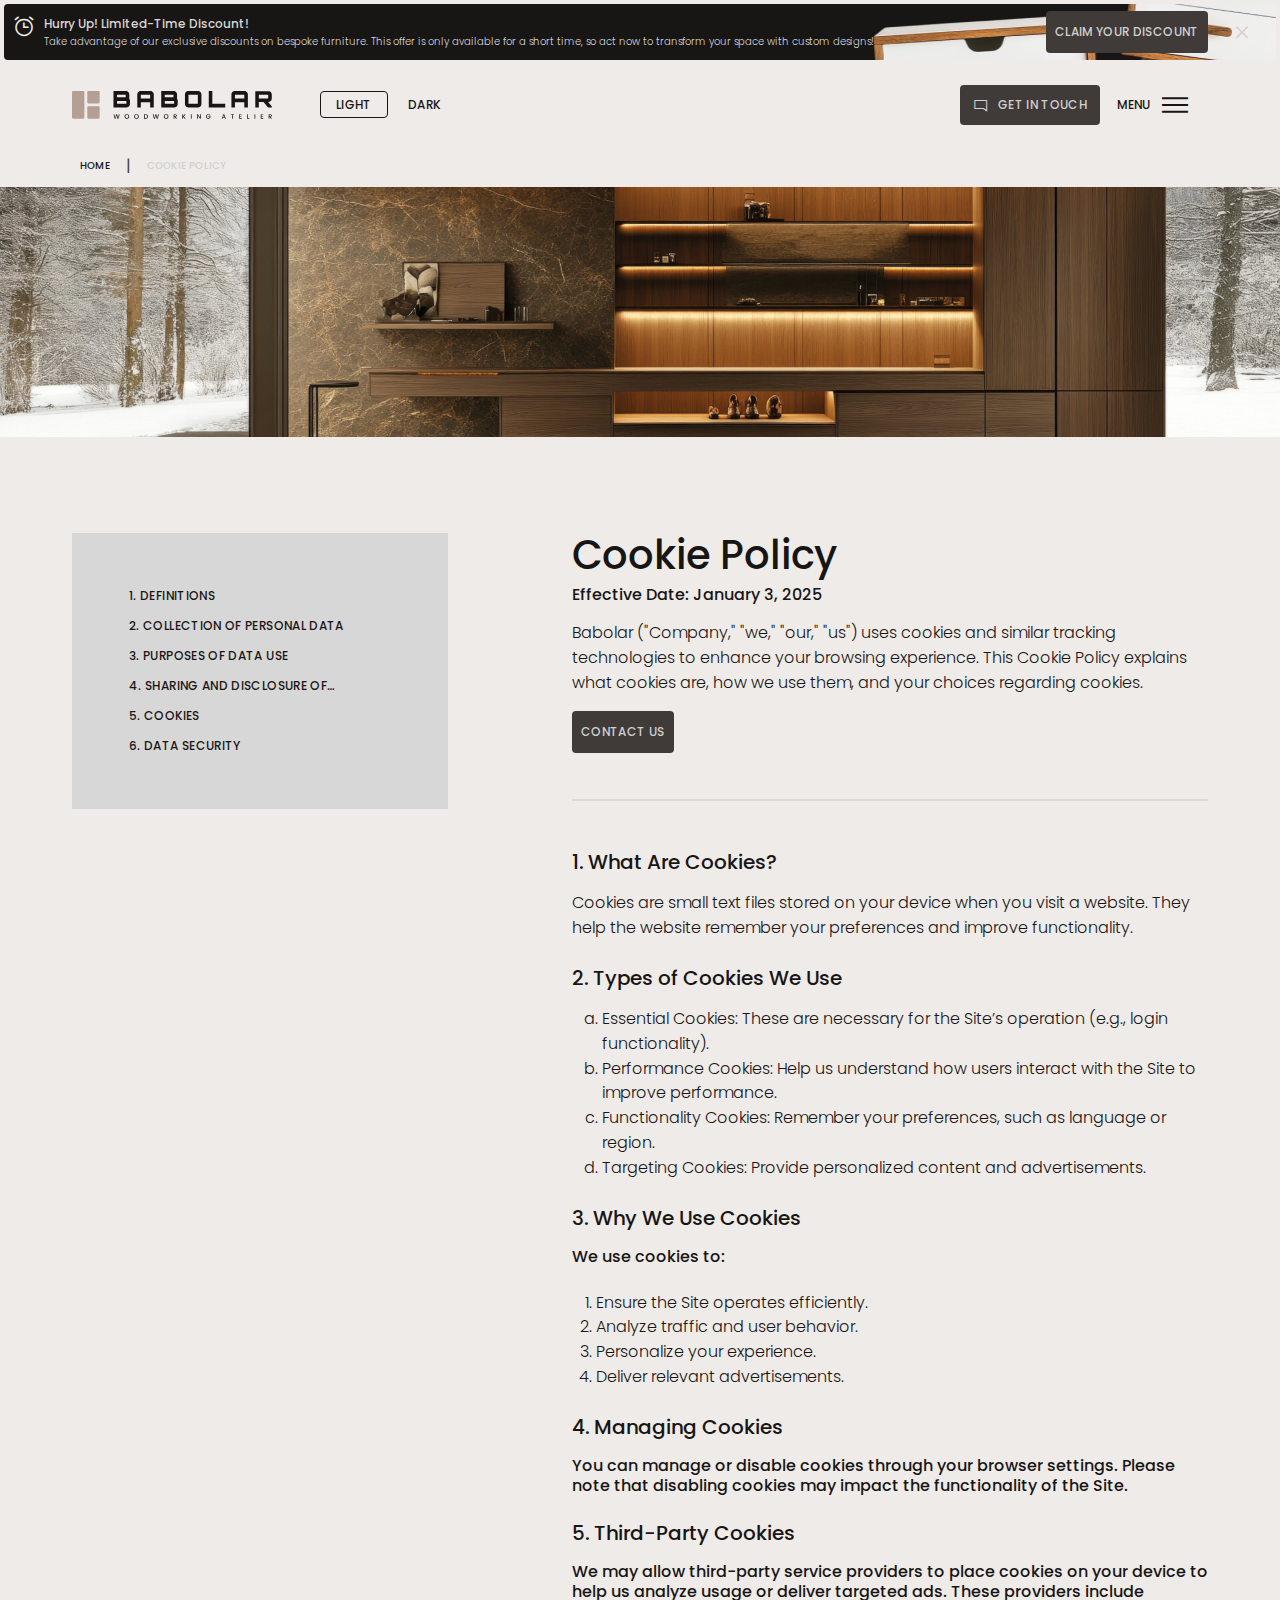
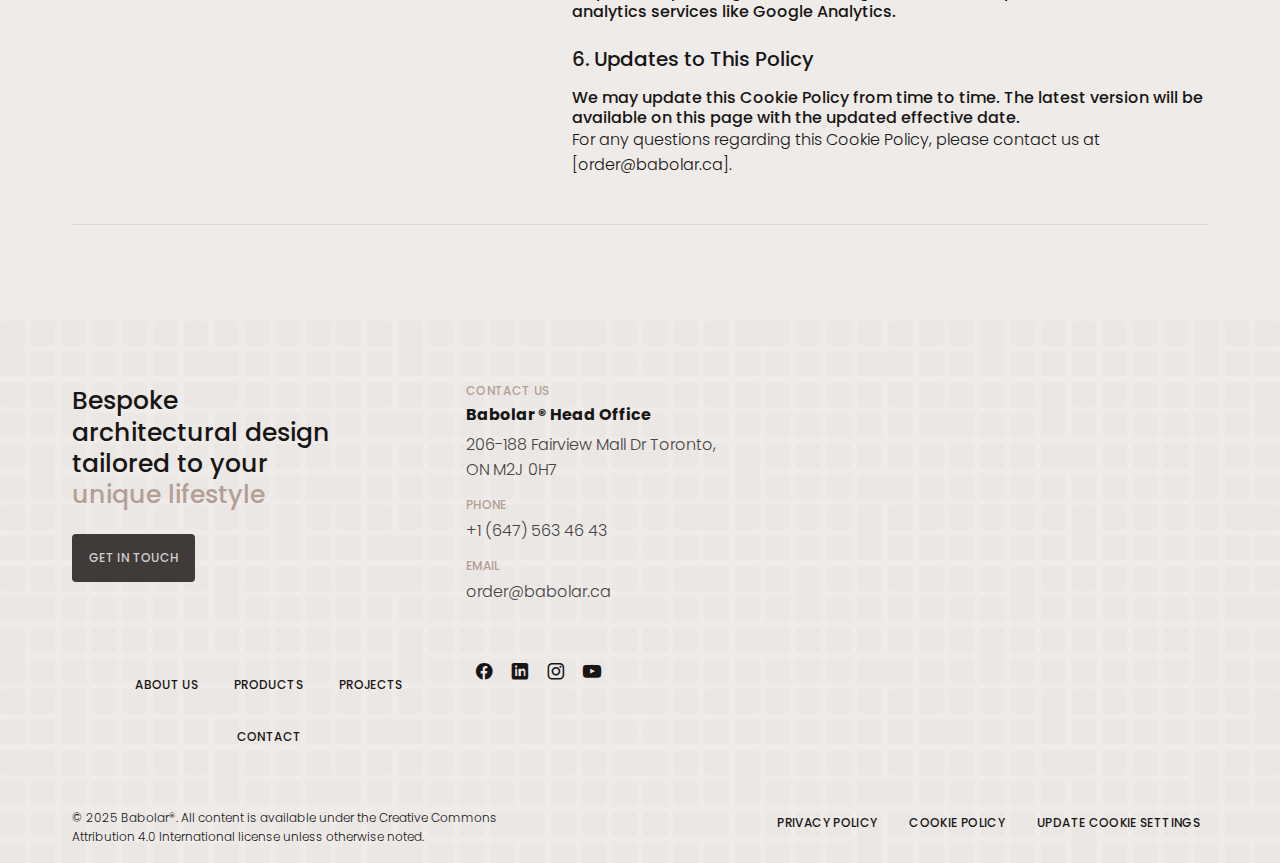
<file: cookie.html>
<!DOCTYPE html>
<html lang="en">
	<head>
		<meta charset="UTF-8" />
		<meta name="viewport" content="width=device-width, initial-scale=1.0" />
		<link rel="icon" type="image/x-icon" href="img/favicon.svg" />
		<link rel="stylesheet" href="css/fancybox.css" />
		<link rel="stylesheet" href="css/style.css" />
		<title>Cookie Policy</title>
	</head>
	<body>
		<div class="wrapper">
			<div class="notification" style="background-image: url(img/notification-img.png)">
				<div class="notification__left-col">
					<div class="notification__text-box _icon-alert">
						<h4 class="notification__title">Hurry Up! Limited-Time Discount!</h4>
						<div class="notification__text-holder">
							<p>
								Take advantage of our exclusive discounts on bespoke furniture. This offer is only available for a short
								time, so act now to transform your space with custom designs!
							</p>
						</div>
					</div>
				</div>
				<div class="notification__right-col">
					<a class="btn" href="#">Claim Your Discount</a>
					<button class="notification__close _icon-close"><span>close</span></button>
				</div>
			</div>
			<header class="header">
				<div class="container">
					<div class="header__row">
						<div class="header__left-col">
							<div class="header__logo-box">
								<a class="header__logo" href="/">
									<img class="logo-white" src="img/logo-white.svg" width="100" height="14" alt="babolar logo white" />
									<img class="logo-black" src="img/logo-black.svg" width="100" height="14" alt="babolar logo white" />
								</a>
							</div>
							<div class="header__theme-toggles">
								<button class="theme-toggle light active _icon-sun">Light</button>
								<button class="theme-toggle dark _icon-moon">Dark</button>
							</div>
						</div>
						<div class="header__right-col">
							<button type="button" class="btn _icon-comment">
								<span>Get in touch</span>
							</button>
							<div class="menu-burger _icon-burger">
								<span>Menu</span>
							</div>
							<div class="header__menu">
								<div class="menu-close _icon-close"></div>
								<ul id="menu-main-menu" class="menu">
									<li class="menu-item">
										<a href="#about-section">About us</a>
									</li>
									<li class="menu-item">
										<a href="/">Products</a>
									</li>
									<li class="menu-item">
										<a href="/">Projects</a>
									</li>
									<li class="menu-item">
										<a href="/">Contact</a>
									</li>
								</ul>
								<div class="header__contact contact-info">
									<div class="contact-info__box">
										<h4 class="contact-info__subtitle">Contact us</h4>
										<b class="contact-info__title">Babolar ® Head Office</b>
										<a href="https://maps.app.goo.gl/nyUR7QpUNdXeuoYs9" target="_blank"
											>206-188 Fairview Mall Dr Toronto, ON M2J 0H7</a
										>
									</div>
									<div class="contact-info__box">
										<h4 class="contact-info__subtitle">phone</h4>
										<a href="tel:+16475634643">+1 (647) 563 46 43</a>
									</div>
									<div class="contact-info__box">
										<h4 class="contact-info__subtitle">email</h4>
										<a href="mailto:order@babolar.ca">order@babolar.ca</a>
									</div>
									<div class="social-icons">
										<a class="social-icons__facebook _icon-facebook" href="/">facebook</a>
										<a class="social-icons__linkedin _icon-linkedin" href="/">linkedin</a>
										<a class="social-icons__instagram _icon-instagram" href="/">instagram</a>
										<a class="social-icons__youtube _icon-youtube" href="/">youtube</a>
									</div>
								</div>
							</div>
							<div class="overlay"></div>
						</div>
					</div>
				</div>
			</header>
			<main class="info-main">
				<div class="breadcrumbs">
					<div class="breadcrumbs__container">
						<span>
							<span>
								<a href="/">home</a>
							</span>
							<span class="brDevider"> | </span>
							<span class="breadcrumb_last">cookie policy</span>
						</span>
					</div>
				</div>
				<div
					class="banner"
					style="background-image: url(img/cookie-banner.jpg)"
					width="1920"
					height="830"
					alt="privacy policy"
				></div>
				<section class="info-block" id="info-block-section">
					<div class="info-block__container container">
						<div class="info-block__left-col">
							<div class="info-block__keep keep">
								<div class="keep__list">
									<div class="test">
										<a href="#sec-1">1. Definitions</a>
									</div>
									<div class="test">
										<a href="#sec-2">2. Collection of Personal Data</a>
									</div>
									<div class="test"><a href="#sec-3">3. Purposes of Data Use</a></div>
									<div class="test"><a href="#sec-4">4. Sharing and Disclosure of Information to Third Parties</a></div>
									<div class="test"><a href="#sec-5">5. Cookies</a></div>
									<div class="test"><a href="#sec-6">6. Data Security</a></div>
								</div>
							</div>
						</div>
						<div class="info-block__right-col">
							<div class="info-block__top">
								<div class="info-block__title-box">
									<h1>Cookie Policy</h1>
									<b>Effective Date: January 3, 2025</b>
								</div>
								<div class="info-block__description-box">
									<div class="info-block__text-holder">
										<p>
											Babolar ("Company," "we," "our," "us") uses cookies and similar tracking technologies to enhance
											your browsing experience. This Cookie Policy explains what cookies are, how we use them, and your
											choices regarding cookies.
										</p>
									</div>
									<a class="btn" href="#">Contact us</a>
								</div>
							</div>
							<div class="info-block__bottom">
								<h2 id="sec-1">1. What Are Cookies?</h2>
								<p>
									Cookies are small text files stored on your device when you visit a website. They help the website
									remember your preferences and improve functionality.
								</p>
								<h2 id="sec-2">2. Types of Cookies We Use</h2>
								<ol type="a">
									<li>Essential Cookies: These are necessary for the Site’s operation (e.g., login functionality).</li>
									<li>
										Performance Cookies: Help us understand how users interact with the Site to improve performance.
									</li>
									<li>Functionality Cookies: Remember your preferences, such as language or region.</li>
									<li>Targeting Cookies: Provide personalized content and advertisements.</li>
								</ol>
								<h2 id="sec-3">3. Why We Use Cookies</h2>
								<b>We use cookies to:</b>
								<ol>
									<li>Ensure the Site operates efficiently.</li>
									<li>Analyze traffic and user behavior.</li>
									<li>Personalize your experience.</li>
									<li>Deliver relevant advertisements.</li>
								</ol>
								<h2 id="sec-4">4. Managing Cookies</h2>
								<b>
									You can manage or disable cookies through your browser settings. Please note that disabling cookies
									may impact the functionality of the Site.
								</b>
								<h2 id="sec-5">5. Third-Party Cookies</h2>
								<b
									>We may allow third-party service providers to place cookies on your device to help us analyze usage
									or deliver targeted ads. These providers include analytics services like Google Analytics.
								</b>
								<h2 id="sec-6">6. Updates to This Policy</h2>
								<b
									>We may update this Cookie Policy from time to time. The latest version will be available on this page
									with the updated effective date.
								</b>
								<p>
									For any questions regarding this Cookie Policy, please contact us at [<a
										href="mailto:order@babolar.ca"
										>order@babolar.ca</a
									>].
								</p>
							</div>
						</div>
					</div>
				</section>
			</main>
			<footer class="footer footer--bg" id="footer-section">
				<div class="footer__container container">
					<div class="footer__top">
						<div class="footer__left-col">
							<div class="footer__title-box">
								<b class="footer__title">
									Bespoke architectural design tailored to your
									<span>unique lifestyle</span>
								</b>
								<button type="button" class="btn">Get in touch</button>
							</div>
							<div class="footer__menu">
								<ul id="menu-main-menu" class="menu">
									<li class="menu-item">
										<a href="/">About us</a>
									</li>
									<li class="menu-item">
										<a href="/">Products</a>
									</li>
									<li class="menu-item">
										<a href="/">Projects</a>
									</li>
									<li class="menu-item">
										<a href="/">Contact</a>
									</li>
								</ul>
							</div>
						</div>
						<div class="footer__right-col">
							<div class="footer__contact contact-info">
								<div class="contact-info__box">
									<h4 class="contact-info__subtitle">Contact us</h4>
									<b class="contact-info__title">Babolar ® Head Office</b>
									<a href="https://maps.app.goo.gl/nyUR7QpUNdXeuoYs9" target="_blank"
										>206-188 Fairview Mall Dr Toronto, ON M2J 0H7</a
									>
								</div>
								<div class="contact-info__box">
									<h4 class="contact-info__subtitle">phone</h4>
									<a href="tel:+16475634643">+1 (647) 563 46 43</a>
								</div>
								<div class="contact-info__box">
									<h4 class="contact-info__subtitle">email</h4>
									<a href="mailto:order@babolar.ca">order@babolar.ca</a>
								</div>
								<div class="social-icons">
									<a class="social-icons__facebook _icon-facebook" href="/">facebook</a>
									<a class="social-icons__linkedin _icon-linkedin" href="/">linkedin</a>
									<a class="social-icons__instagram _icon-instagram" href="/">instagram</a>
									<a class="social-icons__youtube _icon-youtube" href="/">youtube</a>
								</div>
							</div>
							<div class="footer__map">
								<iframe
									src="https://www.google.com/maps/embed?pb=!1m18!1m12!1m3!1d2880.64463878332!2d-79.34390512330029!3d43.78023497109632!2m3!1f0!2f0!3f0!3m2!1i1024!2i768!4f13.1!3m3!1m2!1s0x89d4d2fa46993e39%3A0xf5ab2cf1e263845e!2zMTg4IEZhaXJ2aWV3IE1hbGwgRHIgIzIwNiwgVG9yb250bywgT04gTTJKIDBINywg0JrQsNC90LDQtNCw!5e0!3m2!1suk!2sro!4v1734734320247!5m2!1suk!2sro"
									width="600"
									height="450"
									style="border: 0"
									allowfullscreen=""
									loading="lazy"
									referrerpolicy="no-referrer-when-downgrade"
								></iframe>
							</div>
						</div>
					</div>
					<div class="footer__bottom bottom-footer">
						<div class="bottom-footer__left-col">
							<div class="footer__copyright">
								<p>
									© 2025 Babolar®. All content is available under the Creative Commons Attribution 4.0 International
									license unless otherwise noted.
								</p>
							</div>
						</div>
						<div class="bottom-footer__right-col">
							<div class="footer__additional-menu">
								<ul id="additional-menu" class="menu">
									<li class="menu-item">
										<a href="/">Privacy Policy</a>
									</li>
									<li class="menu-item">
										<a href="/">Cookie Policy</a>
									</li>
									<li class="menu-item">
										<a href="/">Update cookie settings</a>
									</li>
								</ul>
							</div>
						</div>
					</div>
				</div>
			</footer>
			<div class="popup" id="popup" style="display: none">
				<div class="popup__container">
					<b class="popup__title">Ready to design your perfect space?</b>
					<div class="popup__text-holder">
						<p>Tell us about your project and we'll get back to you within 24 hours.</p>
					</div>
					<form action="#" class="form">
						<div class="form__content">
							<div class="form__row">
								<div class="form__input-holder form__input-holder--name">
									<span class="wpcf7-form-control-wrap" data-name="name-client"
										><input
											size="40"
											class="wpcf7-form-control wpcf7-text wpcf7-validates-as-required"
											aria-required="true"
											aria-invalid="false"
											placeholder="Name"
											value=""
											type="text"
											name="name-client"
									/></span>
								</div>
								<div class="form__input-holder form__input-holder--email">
									<span class="wpcf7-form-control-wrap" data-name="name-client"
										><input
											size="40"
											class="wpcf7-form-control wpcf7-text wpcf7-validates-as-required"
											aria-required="true"
											aria-invalid="false"
											placeholder="Email"
											value=""
											type="email"
											name="email-client"
									/></span>
								</div>
							</div>
							<div class="form__input-holder form__input-holder--phone">
								<span class="wpcf7-form-control-wrap" data-name="name-client"
									><input
										size="40"
										class="wpcf7-form-control wpcf7-text wpcf7-validates-as-required"
										aria-required="true"
										aria-invalid="false"
										placeholder="Phone number"
										value=""
										type="tel"
										name="phone-client"
								/></span>
							</div>
							<div class="form__textarea-holder">
								<span class="wpcf7-form-control-wrap" data-name="textarea-858">
									<textarea
										cols="40"
										rows="10"
										maxlength="2000"
										class="wpcf7-form-control wpcf7-textarea"
										aria-invalid="false"
										name="textarea-858"
										placeholder="Message"
									></textarea>
								</span>
							</div>
							<div class="form__row form__row--file">
								<span class="wpcf7-form-control-wrap" data-name="file-774"
									><input
										size="40"
										class="wpcf7-form-control wpcf7-file hidden"
										accept="audio/*,video/*,image/*,.pdf,.docx"
										aria-invalid="false"
										id="actual-btn"
										type="file"
										name="file-774"
										data-gtm-form-interact-field-id="0"
								/></span>
								<div class="form__file-holder _icon-attach">
									<label for="actual-btn" class="actual-btn">
										<span class="file-label">Select file to upload</span>
										<span class="file-info">Formats supported: DOCX, PDF, JPG, PNG</span>
									</label>
									<span class="delete-file _icon-close"></span>
								</div>
							</div>
							<div class="form__row form__row--another">
								<button type="button" class="another-file _icon-plus">add another file</button>
							</div>
							<div class="form__submit-holder">
								<div class="form__checkbox">
									<input
										type="checkbox"
										id="checkbox"
										name=""
										value="By clicking Submit, you agree to our [Link to Privacy Policy]"
									/>
									<label class="custom-checkbox" for="checkbox">
										By clicking "Submit," you agree to our [Link to Privacy Policy]
									</label>
								</div>
								<div class="submit-button">
									<button class="wpcf7-form-control _icon-send has-spinner wpcf7-submit" type="submit" value="Submit">
										Submit
									</button>
								</div>
								<span class="wpcf7-spinner"></span>
							</div>
						</div>
					</form>
				</div>
			</div>
			<div class="popup popup--thanks" style="display: none">
				<div class="popup__container">
					<span class="_icon-like"></span>
					<b class="popup__title">Your inquiry has been received!</b>
					<div class="popup__text-holder">
						<p>
							Thank you for contacting us. We've received your message and will get back to you as soon as possible.
							You'll receive a confirmation email shortly.
						</p>
					</div>
				</div>
			</div>
		</div>
		<script src="js/fancybox.umd.js"></script>
		<script src="js/main.js"></script>
	</body>
</html>
</file>
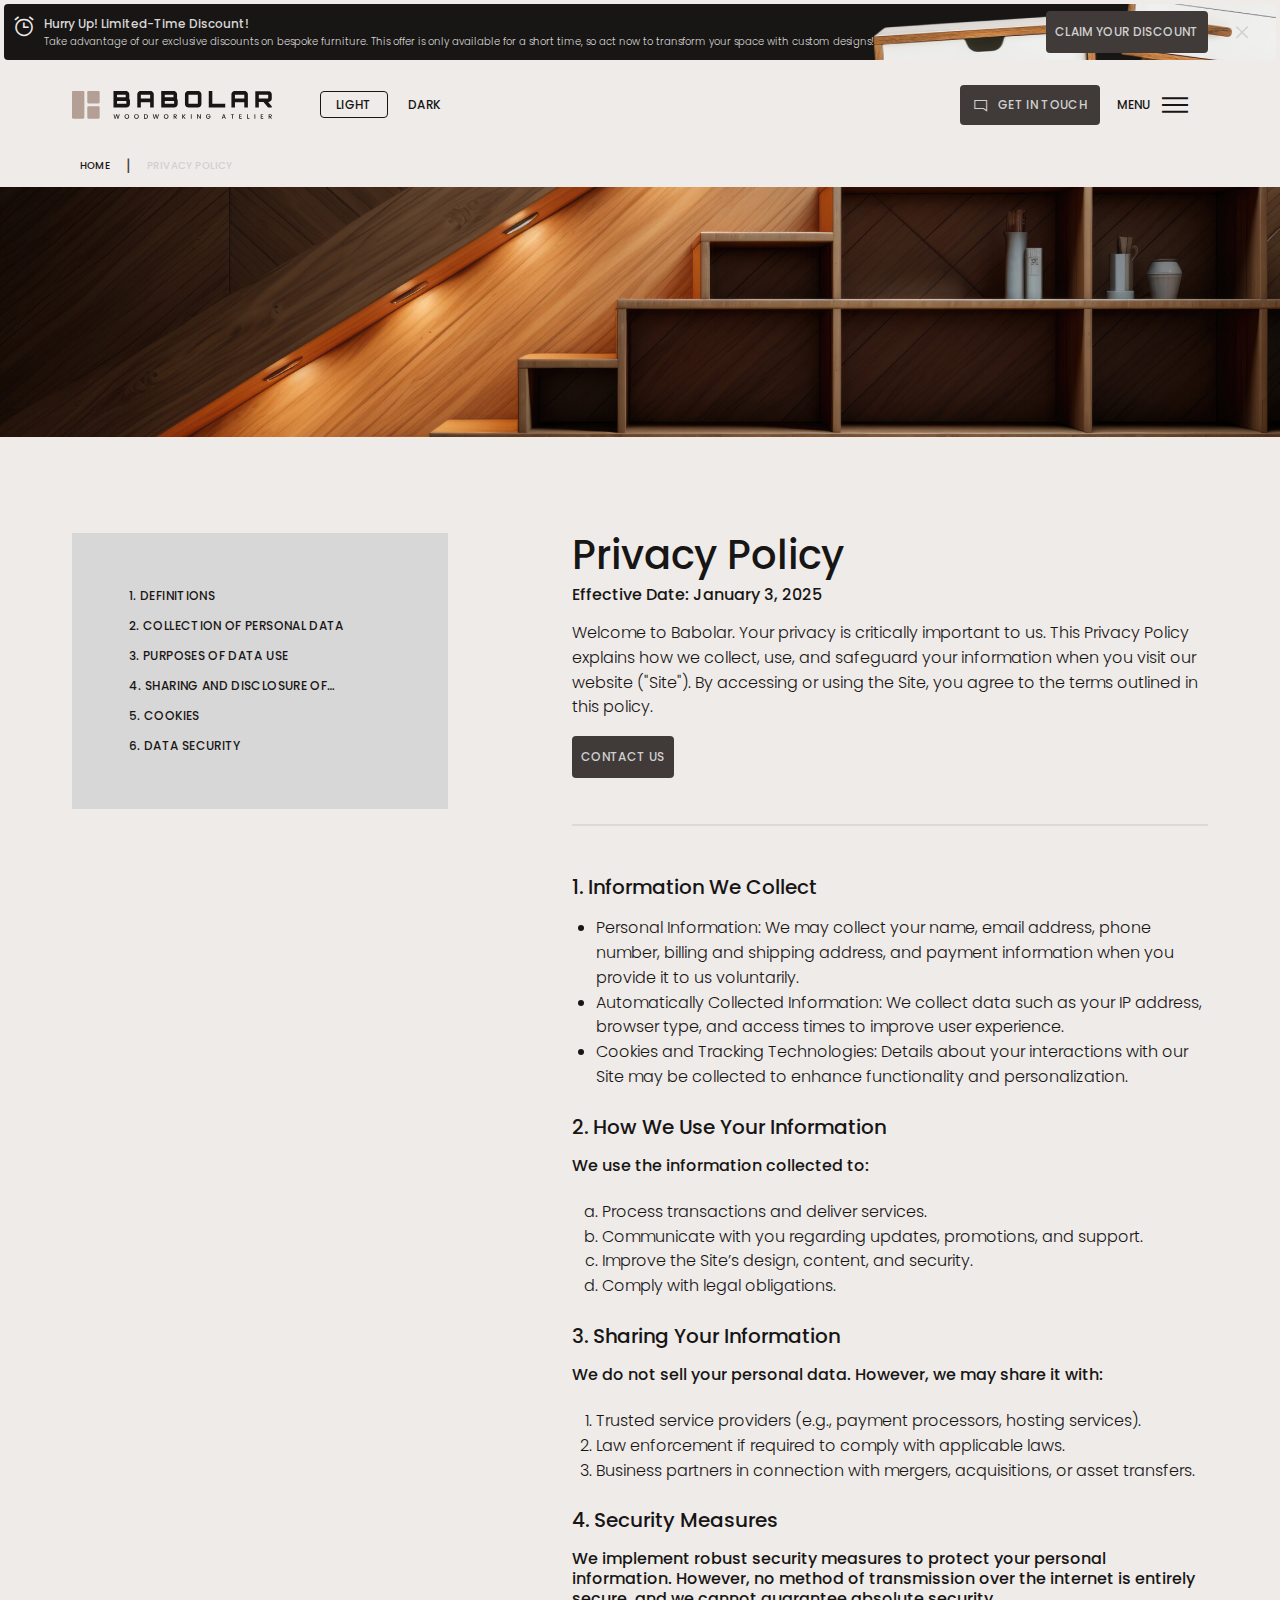
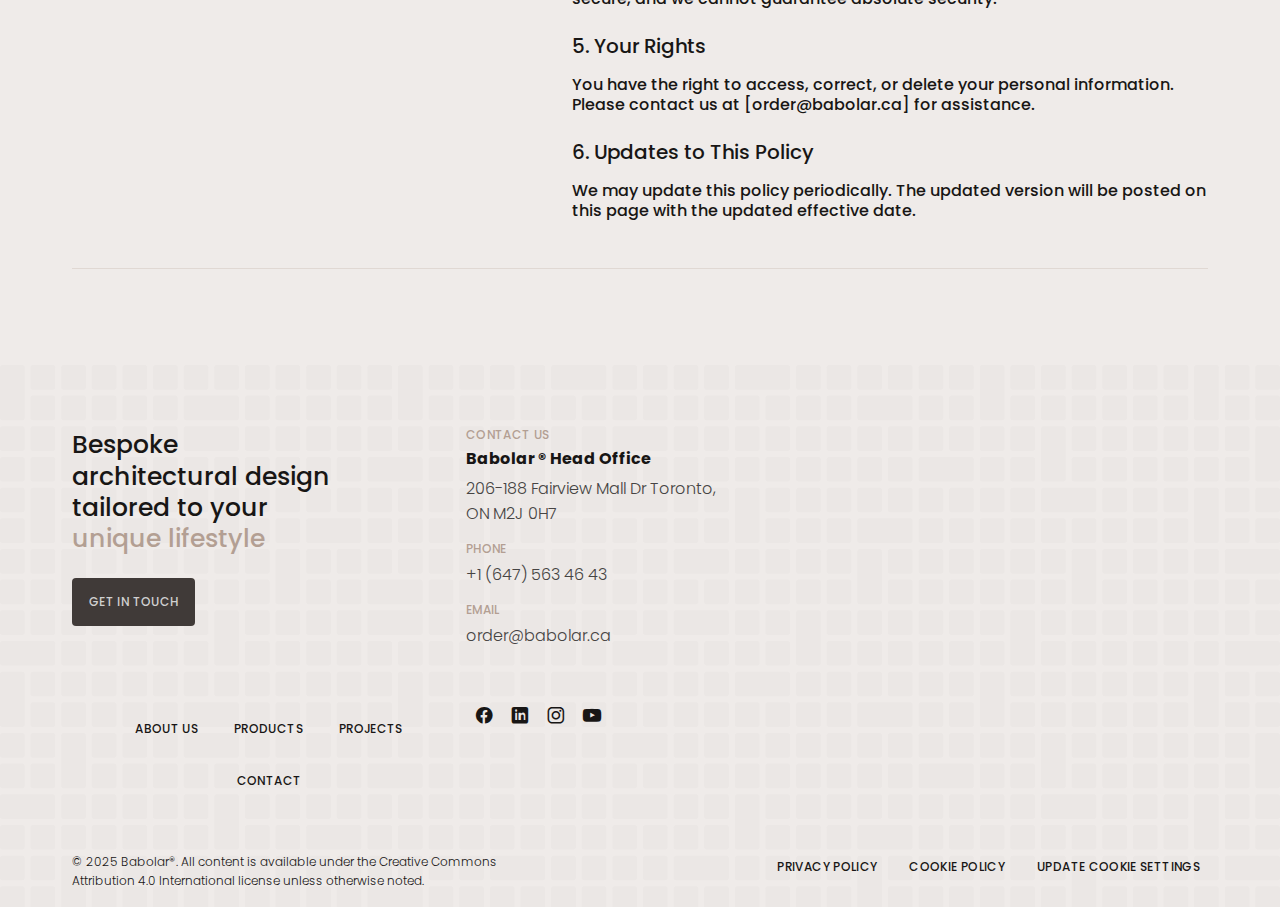
<file: privacy.html>
<!DOCTYPE html>
<html lang="en">
	<head>
		<meta charset="UTF-8" />
		<meta name="viewport" content="width=device-width, initial-scale=1.0" />
		<link rel="icon" type="image/x-icon" href="img/favicon.svg" />
		<link rel="stylesheet" href="css/fancybox.css" />
		<link rel="stylesheet" href="css/style.css" />
		<title>Privacy Policy</title>
	</head>
	<body>
		<div class="wrapper">
			<div class="notification" style="background-image: url(img/notification-img.png)">
				<div class="notification__left-col">
					<div class="notification__text-box _icon-alert">
						<h4 class="notification__title">Hurry Up! Limited-Time Discount!</h4>
						<div class="notification__text-holder">
							<p>
								Take advantage of our exclusive discounts on bespoke furniture. This offer is only available for a short
								time, so act now to transform your space with custom designs!
							</p>
						</div>
					</div>
				</div>
				<div class="notification__right-col">
					<a class="btn" href="#">Claim Your Discount</a>
					<button class="notification__close _icon-close"><span>close</span></button>
				</div>
			</div>
			<header class="header">
				<div class="container">
					<div class="header__row">
						<div class="header__left-col">
							<div class="header__logo-box">
								<a class="header__logo" href="/">
									<img class="logo-white" src="img/logo-white.svg" width="100" height="14" alt="babolar logo white" />
									<img class="logo-black" src="img/logo-black.svg" width="100" height="14" alt="babolar logo white" />
								</a>
							</div>
							<div class="header__theme-toggles">
								<button class="theme-toggle light active _icon-sun">Light</button>
								<button class="theme-toggle dark _icon-moon">Dark</button>
							</div>
						</div>
						<div class="header__right-col">
							<button type="button" class="btn _icon-comment">
								<span>Get in touch</span>
							</button>
							<div class="menu-burger _icon-burger">
								<span>Menu</span>
							</div>
							<div class="header__menu">
								<div class="menu-close _icon-close"></div>
								<ul id="menu-main-menu" class="menu">
									<li class="menu-item">
										<a href="#about-section">About us</a>
									</li>
									<li class="menu-item">
										<a href="/">Products</a>
									</li>
									<li class="menu-item">
										<a href="/">Projects</a>
									</li>
									<li class="menu-item">
										<a href="/">Contact</a>
									</li>
								</ul>
								<div class="header__contact contact-info">
									<div class="contact-info__box">
										<h4 class="contact-info__subtitle">Contact us</h4>
										<b class="contact-info__title">Babolar ® Head Office</b>
										<a href="https://maps.app.goo.gl/nyUR7QpUNdXeuoYs9" target="_blank"
											>206-188 Fairview Mall Dr Toronto, ON M2J 0H7</a
										>
									</div>
									<div class="contact-info__box">
										<h4 class="contact-info__subtitle">phone</h4>
										<a href="tel:+16475634643">+1 (647) 563 46 43</a>
									</div>
									<div class="contact-info__box">
										<h4 class="contact-info__subtitle">email</h4>
										<a href="mailto:order@babolar.ca">order@babolar.ca</a>
									</div>
									<div class="social-icons">
										<a class="social-icons__facebook _icon-facebook" href="/">facebook</a>
										<a class="social-icons__linkedin _icon-linkedin" href="/">linkedin</a>
										<a class="social-icons__instagram _icon-instagram" href="/">instagram</a>
										<a class="social-icons__youtube _icon-youtube" href="/">youtube</a>
									</div>
								</div>
							</div>
							<div class="overlay"></div>
						</div>
					</div>
				</div>
			</header>
			<main class="info-main">
				<div class="breadcrumbs">
					<div class="breadcrumbs__container">
						<span>
							<span>
								<a href="/">home</a>
							</span>
							<span class="brDevider"> | </span>
							<span class="breadcrumb_last">privacy policy</span>
						</span>
					</div>
				</div>
				<div
					class="banner"
					style="background-image: url(img/privacy-banner.jpg)"
					width="1920"
					height="830"
					alt="privacy policy"
				></div>
				<section class="info-block" id="info-block-section">
					<div class="info-block__container container">
						<div class="info-block__left-col">
							<div class="info-block__keep keep">
								<div class="keep__list">
									<div class="test">
										<a href="#sec-1">1. Definitions</a>
									</div>
									<div class="test">
										<a href="#sec-2">2. Collection of Personal Data</a>
									</div>
									<div class="test"><a href="#sec-3">3. Purposes of Data Use</a></div>
									<div class="test"><a href="#sec-4">4. Sharing and Disclosure of Information to Third Parties</a></div>
									<div class="test"><a href="#sec-5">5. Cookies</a></div>
									<div class="test"><a href="#sec-6">6. Data Security</a></div>
								</div>
							</div>
						</div>
						<div class="info-block__right-col">
							<div class="info-block__top">
								<div class="info-block__title-box">
									<h1>Privacy Policy</h1>
									<b>Effective Date: January 3, 2025</b>
								</div>
								<div class="info-block__description-box">
									<div class="info-block__text-holder">
										<p>
											Welcome to Babolar. Your privacy is critically important to us. This Privacy Policy explains how
											we collect, use, and safeguard your information when you visit our website ("Site"). By accessing
											or using the Site, you agree to the terms outlined in this policy.
										</p>
									</div>
									<a class="btn" href="#">Contact us</a>
								</div>
							</div>
							<div class="info-block__bottom">
								<h2 id="sec-1">1. Information We Collect</h2>
								<ul>
									<li>
										Personal Information: We may collect your name, email address, phone number, billing and shipping
										address, and payment information when you provide it to us voluntarily.
									</li>
									<li>
										Automatically Collected Information: We collect data such as your IP address, browser type, and
										access times to improve user experience.
									</li>
									<li>
										Cookies and Tracking Technologies: Details about your interactions with our Site may be collected to
										enhance functionality and personalization.
									</li>
								</ul>
								<h2 id="sec-2">2. How We Use Your Information</h2>
								<b>We use the information collected to:</b>
								<ol type="a">
									<li>Process transactions and deliver services.</li>
									<li>Communicate with you regarding updates, promotions, and support.</li>
									<li>Improve the Site’s design, content, and security.</li>
									<li>Comply with legal obligations.</li>
								</ol>
								<h2 id="sec-3">3. Sharing Your Information</h2>
								<b>We do not sell your personal data. However, we may share it with:</b>
								<ol>
									<li>Trusted service providers (e.g., payment processors, hosting services).</li>
									<li>Law enforcement if required to comply with applicable laws.</li>
									<li>Business partners in connection with mergers, acquisitions, or asset transfers.</li>
								</ol>
								<h2 id="sec-4">4. Security Measures</h2>
								<b>
									We implement robust security measures to protect your personal information. However, no method of
									transmission over the internet is entirely secure, and we cannot guarantee absolute security.
								</b>
								<h2 id="sec-5">5. Your Rights</h2>
								<b
									>You have the right to access, correct, or delete your personal information. Please contact us at [<a
										href="mailto:order@babolar.ca"
										>order@babolar.ca</a
									>] for assistance.
								</b>
								<h2 id="sec-6">6. Updates to This Policy</h2>
								<b
									>We may update this policy periodically. The updated version will be posted on this page with the
									updated effective date.</b
								>
							</div>
						</div>
					</div>
				</section>
			</main>
			<footer class="footer footer--bg" id="footer-section">
				<div class="footer__container container">
					<div class="footer__top">
						<div class="footer__left-col">
							<div class="footer__title-box">
								<b class="footer__title">
									Bespoke architectural design tailored to your
									<span>unique lifestyle</span>
								</b>
								<button type="button" class="btn">Get in touch</button>
							</div>
							<div class="footer__menu">
								<ul id="menu-main-menu" class="menu">
									<li class="menu-item">
										<a href="/">About us</a>
									</li>
									<li class="menu-item">
										<a href="/">Products</a>
									</li>
									<li class="menu-item">
										<a href="/#projects-section">Projects</a>
									</li>
									<li class="menu-item">
										<a href="/">Contact</a>
									</li>
								</ul>
							</div>
						</div>
						<div class="footer__right-col">
							<div class="footer__contact contact-info">
								<div class="contact-info__box">
									<h4 class="contact-info__subtitle">Contact us</h4>
									<b class="contact-info__title">Babolar ® Head Office</b>
									<a href="https://maps.app.goo.gl/nyUR7QpUNdXeuoYs9" target="_blank"
										>206-188 Fairview Mall Dr Toronto, ON M2J 0H7</a
									>
								</div>
								<div class="contact-info__box">
									<h4 class="contact-info__subtitle">phone</h4>
									<a href="tel:+16475634643">+1 (647) 563 46 43</a>
								</div>
								<div class="contact-info__box">
									<h4 class="contact-info__subtitle">email</h4>
									<a href="mailto:order@babolar.ca">order@babolar.ca</a>
								</div>
								<div class="social-icons">
									<a class="social-icons__facebook _icon-facebook" href="/">facebook</a>
									<a class="social-icons__linkedin _icon-linkedin" href="/">linkedin</a>
									<a class="social-icons__instagram _icon-instagram" href="/">instagram</a>
									<a class="social-icons__youtube _icon-youtube" href="/">youtube</a>
								</div>
							</div>
							<div class="footer__map">
								<iframe
									src="https://www.google.com/maps/embed?pb=!1m18!1m12!1m3!1d2880.64463878332!2d-79.34390512330029!3d43.78023497109632!2m3!1f0!2f0!3f0!3m2!1i1024!2i768!4f13.1!3m3!1m2!1s0x89d4d2fa46993e39%3A0xf5ab2cf1e263845e!2zMTg4IEZhaXJ2aWV3IE1hbGwgRHIgIzIwNiwgVG9yb250bywgT04gTTJKIDBINywg0JrQsNC90LDQtNCw!5e0!3m2!1suk!2sro!4v1734734320247!5m2!1suk!2sro"
									width="600"
									height="450"
									style="border: 0"
									allowfullscreen=""
									loading="lazy"
									referrerpolicy="no-referrer-when-downgrade"
								></iframe>
							</div>
						</div>
					</div>
					<div class="footer__bottom bottom-footer">
						<div class="bottom-footer__left-col">
							<div class="footer__copyright">
								<p>
									© 2025 Babolar®. All content is available under the Creative Commons Attribution 4.0 International
									license unless otherwise noted.
								</p>
							</div>
						</div>
						<div class="bottom-footer__right-col">
							<div class="footer__additional-menu">
								<ul id="additional-menu" class="menu">
									<li class="menu-item">
										<a href="/">Privacy Policy</a>
									</li>
									<li class="menu-item">
										<a href="/">Cookie Policy</a>
									</li>
									<li class="menu-item">
										<a href="/">Update cookie settings</a>
									</li>
								</ul>
							</div>
						</div>
					</div>
				</div>
			</footer>
			<div class="popup" id="popup" style="display: none">
				<div class="popup__container">
					<b class="popup__title">Ready to design your perfect space?</b>
					<div class="popup__text-holder">
						<p>Tell us about your project and we'll get back to you within 24 hours.</p>
					</div>
					<form action="#" class="form">
						<div class="form__content">
							<div class="form__row">
								<div class="form__input-holder form__input-holder--name">
									<span class="wpcf7-form-control-wrap" data-name="name-client"
										><input
											size="40"
											class="wpcf7-form-control wpcf7-text wpcf7-validates-as-required"
											aria-required="true"
											aria-invalid="false"
											placeholder="Name"
											value=""
											type="text"
											name="name-client"
									/></span>
								</div>
								<div class="form__input-holder form__input-holder--email">
									<span class="wpcf7-form-control-wrap" data-name="name-client"
										><input
											size="40"
											class="wpcf7-form-control wpcf7-text wpcf7-validates-as-required"
											aria-required="true"
											aria-invalid="false"
											placeholder="Email"
											value=""
											type="email"
											name="email-client"
									/></span>
								</div>
							</div>
							<div class="form__input-holder form__input-holder--phone">
								<span class="wpcf7-form-control-wrap" data-name="name-client"
									><input
										size="40"
										class="wpcf7-form-control wpcf7-text wpcf7-validates-as-required"
										aria-required="true"
										aria-invalid="false"
										placeholder="Phone number"
										value=""
										type="tel"
										name="phone-client"
								/></span>
							</div>
							<div class="form__textarea-holder">
								<span class="wpcf7-form-control-wrap" data-name="textarea-858">
									<textarea
										cols="40"
										rows="10"
										maxlength="2000"
										class="wpcf7-form-control wpcf7-textarea"
										aria-invalid="false"
										name="textarea-858"
										placeholder="Message"
									></textarea>
								</span>
							</div>
							<div class="form__row form__row--file">
								<span class="wpcf7-form-control-wrap" data-name="file-774"
									><input
										size="40"
										class="wpcf7-form-control wpcf7-file hidden"
										accept="audio/*,video/*,image/*,.pdf,.docx"
										aria-invalid="false"
										id="actual-btn"
										type="file"
										name="file-774"
										data-gtm-form-interact-field-id="0"
								/></span>
								<div class="form__file-holder _icon-attach">
									<label for="actual-btn" class="actual-btn">
										<span class="file-label">Select file to upload</span>
										<span class="file-info">Formats supported: DOCX, PDF, JPG, PNG</span>
									</label>
									<span class="delete-file _icon-close"></span>
								</div>
							</div>
							<div class="form__row form__row--another">
								<button type="button" class="another-file _icon-plus">add another file</button>
							</div>
							<div class="form__submit-holder">
								<div class="form__checkbox">
									<input
										type="checkbox"
										id="checkbox"
										name=""
										value="By clicking Submit, you agree to our [Link to Privacy Policy]"
									/>
									<label class="custom-checkbox" for="checkbox">
										By clicking "Submit," you agree to our [Link to Privacy Policy]
									</label>
								</div>
								<div class="submit-button">
									<button class="wpcf7-form-control _icon-send has-spinner wpcf7-submit" type="submit" value="Submit">
										Submit
									</button>
								</div>
								<span class="wpcf7-spinner"></span>
							</div>
						</div>
					</form>
				</div>
			</div>
			<div class="popup popup--thanks" style="display: none">
				<div class="popup__container">
					<span class="_icon-like"></span>
					<b class="popup__title">Your inquiry has been received!</b>
					<div class="popup__text-holder">
						<p>
							Thank you for contacting us. We've received your message and will get back to you as soon as possible.
							You'll receive a confirmation email shortly.
						</p>
					</div>
				</div>
			</div>
		</div>
		<script src="js/fancybox.umd.js"></script>
		<script src="js/main.js"></script>
	</body>
</html>
</file>
<file: css/style.css>
@font-face {
  font-family: Poppins;
  font-display: swap;
  src: url("../fonts/Poppins-Light.woff2") format("woff2"), url("../fonts/Poppins-Light.woff") format("woff");
  font-weight: 300;
  font-style: normal;
}
@font-face {
  font-family: Poppins;
  font-display: swap;
  src: url("../fonts/Poppins-Regular.woff2") format("woff2"), url("../fonts/Poppins-Regular.woff") format("woff");
  font-weight: 400;
  font-style: normal;
}
@font-face {
  font-family: Poppins;
  font-display: swap;
  src: url("../fonts/Poppins-Medium.woff2") format("woff2"), url("../fonts/Poppins-Medium.woff") format("woff");
  font-weight: 500;
  font-style: normal;
}
@font-face {
  font-family: Poppins;
  font-display: swap;
  src: url("../fonts/Poppins-SemiBold.woff2") format("woff2"), url("../fonts/Poppins-SemiBold.woff") format("woff");
  font-weight: 600;
  font-style: normal;
}
@font-face {
  font-family: Poppins;
  font-display: swap;
  src: url("../fonts/Poppins-Bold.woff2") format("woff2"), url("../fonts/Poppins-Bold.woff") format("woff");
  font-weight: 700;
  font-style: normal;
}
* {
  padding: 0px;
  margin: 0px;
  border: 0px;
}

*,
*::before,
*::after {
  box-sizing: border-box;
}

*::before,
*::after {
  display: inline-block;
}

html,
body {
  height: 100%;
  font-size: 16px;
  max-width: 1920px;
  margin: 0 auto;
}

.container {
  width: 100%;
  max-width: 832px;
  padding: 0 16px;
  margin: 0 auto;
}
@media (min-width: 1280px) {
  .container {
    width: 100%;
    max-width: 1720px;
    padding: 0 72px;
  }
}

body {
  color: var(--colors-dark-beige-20);
  line-height: 1;
  font-family: "Poppins", sans-serif;
  font-weight: 400;
  -ms-text-size-adjust: 100%;
  -moz-text-size-adjust: 100%;
  -webkit-text-size-adjust: 100%;
  -webkit-font-smoothing: antialiased;
  -moz-osx-font-smoothing: grayscale;
  background: var(--colors-dark-beige-20);
}

.wrapper {
  min-height: 100%;
  display: flex;
  flex-direction: column;
}
.wrapper > main {
  flex: 1 1 auto;
}
.wrapper > * {
  min-width: 0;
}

main {
  overflow-x: hidden;
}

@font-face {
  font-family: "icons";
  src: url("../fonts/icons.ttf?2nd3ui") format("truetype"), url("../fonts/icons.woff?2nd3ui") format("woff"), url("../fonts/icons.svg?2nd3ui#icons") format("svg");
  font-weight: normal;
  font-style: normal;
  font-display: block;
}
[class^=_icon-]::before,
[class^=_icon-]::after,
[class*=" _icon-"]::before,
[class*=" _icon-"]::after {
  /* use !important to prevent issues with browser extensions that change fonts */
  font-family: "icons" !important;
  speak: never;
  font-style: normal;
  font-weight: normal;
  font-variant: normal;
  text-transform: none;
  line-height: 1;
  /* Better Font Rendering =========== */
  -webkit-font-smoothing: antialiased;
  -moz-osx-font-smoothing: grayscale;
}

._icon-star:before {
  content: "\e915";
  color: #ffd233;
}

._icon-alert:before {
  content: "\e900";
}

._icon-arrow-down:before {
  content: "\e901";
}

._icon-arrow-right:before {
  content: "\e902";
}

._icon-arrow-left:before {
  content: "\e903";
}

._icon-arrow-up:before {
  content: "\e904";
}

._icon-attach:before {
  content: "\e905";
}

._icon-burger:before {
  content: "\e906";
}

._icon-chevron-right:after {
  content: "\e907";
}

._icon-chevron-left:before {
  content: "\e908";
}

._icon-close:after {
  content: "\e909";
}

._icon-comment:before {
  content: "\e90a";
}

._icon-facebook:before {
  content: "\e90b";
}

._icon-instagram:before {
  content: "\e90c";
}

._icon-like:before {
  content: "\e90d";
}

._icon-linkedin:before {
  content: "\e90e";
}

._icon-moon:before {
  content: "\e90f";
}

._icon-play:after {
  content: "\e910";
}

._icon-plus:before {
  content: "\e911";
}

._icon-send:before {
  content: "\e912";
}

._icon-sun:before {
  content: "\e913";
}

._icon-youtube:before {
  content: "\e914";
}

/* babolar-theme */
:root {
  /* light */
  /* color */
  --colors-base-black-100: #000000;
  --colors-base-white-100: #ffffff;
  --colors-dark-100: #181615;
  --colors-dark-20: #d0d0d0;
  --colors-dark-40: #a2a1a1;
  --colors-dark-60: #747372;
  --colors-dark-80: #464443;
  --colors-dark-beige-100: #b39f93;
  --colors-dark-beige-20: #efebe9;
  --colors-dark-beige-40: #e0d8d3;
  --colors-dark-beige-60: #d1c5be;
  --colors-dark-beige-80: #c2b2a8;
  --colors-dark-brown-100: #403a38;
  --colors-dark-brown-20: #d8d7d7;
  --colors-dark-brown-40: #b2b0af;
  --colors-dark-brown-60: #8c8887;
  --colors-dark-brown-80: #66615f;
  --colors-light-100: #efebe9;
  --colors-light-20: #fbfbfa;
  --colors-light-40: #f8f7f6;
  --colors-light-60: #f5f3f1;
  --colors-light-80: #f2efed;
  /* number */
  --fonts-size-10: 0.625rem;
  --fonts-size-12: 0.75rem;
  --fonts-size-14: 0.875rem;
  --fonts-size-16: 1rem;
  --fonts-size-20: 1.25rem;
  --fonts-size-25: 1.5625rem;
  --fonts-size-32: 2rem;
  --fonts-size-40: 2.5rem;
  --fonts-size-64: 4rem;
  /* string */
  --fonts-family-poppins: poppins;
  --fonts-weight-bold: bold;
  --fonts-weight-light: light;
  --fonts-weight-medium: medium;
  --fonts-weight-regular: regular;
  --fonts-weight-semibold: semibold;
}

/* dark */
/* color */
.dark-theme {
  --colors-base-black-100: #ffffff;
  --colors-base-white-100: #000000;
  --colors-dark-100: #d0d0d0;
  --colors-dark-20: #464443;
  --colors-dark-40: #464443;
  --colors-dark-60: #747372;
  --colors-dark-80: #a2a1a1;
  --colors-dark-beige-100: #b39f93;
  --colors-dark-beige-20: #181615;
  --colors-dark-beige-40: #c2b2a8;
  --colors-dark-beige-60: #d1c5be;
  --colors-dark-beige-80: #e0d8d3;
  --colors-dark-brown-100: #d8d7d7;
  --colors-dark-brown-20: #403a38;
  --colors-dark-brown-40: #66615f;
  --colors-dark-brown-60: #8c8887;
  --colors-dark-brown-80: #b2b0af;
  --colors-light-100: #fbfbfa;
  --colors-light-20: #efebe9;
  --colors-light-40: #f2efed;
  --colors-light-60: #f5f3f1;
  --colors-light-80: #f8f7f6;
}

.contact-info {
  display: flex;
  flex-direction: column;
  row-gap: 16px;
}
.contact-info__box {
  display: flex;
  flex-direction: column;
  row-gap: 8px;
}
.contact-info__box a {
  color: var(--colors-dark-80);
  font-size: var(--fonts-size-14);
  text-decoration: none;
  font-weight: 300;
  line-height: 1.55;
  transition: all 0.4s;
}
.contact-info__box a:hover {
  color: var(--colors-dark-beige-100);
}
.contact-info__box a:active {
  color: var(--colors-dark-100);
}
@media (min-width: 1280px) {
  .contact-info__box a {
    font-size: var(--fonts-size-16);
  }
}
.contact-info__subtitle {
  color: var(--colors-dark-beige-100);
  font-size: var(--fonts-size-10);
  font-weight: 500;
  letter-spacing: 0.2px;
  text-transform: uppercase;
}
@media (min-width: 1280px) {
  .contact-info__subtitle {
    font-size: var(--fonts-size-12);
    letter-spacing: 0.36px;
  }
}
.contact-info__title {
  color: var(--colors-dark-100);
  font-size: var(--fonts-size-14);
  font-weight: 700;
  line-height: 1.3;
}
@media (min-width: 1280px) {
  .contact-info__title {
    font-size: var(--fonts-size-16);
    line-height: 1.25;
  }
}

.social-icons {
  display: flex;
  justify-content: center;
  margin-top: 32px;
}
.social-icons a {
  display: inline-block;
  color: var(--colors-dark-100);
  font-size: 0;
  border-radius: 4px;
  border: 1.5px solid transparent;
  transition: all 0.4s;
  outline: none;
  padding: 7px;
}
.social-icons a:hover {
  color: var(--colors-dark-beige-100);
  border-color: var(--colors-dark-beige-60);
}
.social-icons a:active {
  color: var(--colors-dark-100);
  border-color: var(--colors-dark-100);
}
.social-icons a::before {
  font-size: 20px;
}

.theme-toggle.light, .theme-toggle.dark {
  background-color: transparent;
  font-size: 0;
  color: var(--colors-dark-100);
  border-radius: 4px;
  border: 1.5px solid transparent;
  cursor: pointer;
  outline: none;
  transition: all 0.4s;
  padding: 8px;
}
@media (min-width: 1280px) {
  .theme-toggle.light, .theme-toggle.dark {
    font-size: var(--fonts-size-12);
    font-weight: 500;
    letter-spacing: 0.36px;
    text-transform: uppercase;
    padding: 6px 15px;
  }
  .theme-toggle.light::before, .theme-toggle.dark::before {
    display: none;
  }
}
.theme-toggle.light::before, .theme-toggle.dark::before {
  font-size: 20px;
  transition: all 0.4s;
}
.theme-toggle.light:hover, .theme-toggle.dark:hover {
  border: 1.5px solid var(--colors-dark-beige-60);
  outline: none;
  color: var(--colors-dark-beige-100);
}
.theme-toggle.light:active, .theme-toggle.light.active, .theme-toggle.dark:active, .theme-toggle.dark.active {
  border: 1.5px solid var(--colors-dark-100);
  color: var(--colors-dark-100);
}

html.dark-theme .logo-black {
  display: none;
}
html.dark-theme .logo-white {
  display: block;
}

.logo-black {
  display: block;
}

.logo-white {
  display: none;
}

.title-box {
  display: flex;
  flex-direction: column;
}
.title-box__title {
  color: var(--colors-dark-100);
  font-size: var(--fonts-size-32);
  font-weight: 500;
  line-height: 1.1;
}
@media (min-width: 1280px) {
  .title-box__title {
    font-size: var(--fonts-size-40);
  }
}
.title-box__text-holder {
  color: var(--colors-dark-100);
  font-size: var(--fonts-size-14);
  font-weight: 300;
  line-height: 1.55;
}
@media (min-width: 1280px) {
  .title-box__text-holder {
    font-size: var(--fonts-size-16);
    font-weight: 300;
    line-height: 1.55;
  }
}
.title-box__text-holder p:not(:last-child) {
  margin-bottom: 24px;
}

.nav-slider {
  display: flex;
  align-items: center;
  gap: 4px;
}
.nav-slider__button-next, .nav-slider__button-prev {
  color: var(--colors-dark-100);
  cursor: pointer;
  border: 1.5px solid transparent;
  transition: all 0.4s;
  border-radius: 4px;
  font-size: 20px;
  padding: 16px;
}
.nav-slider__button-next::before, .nav-slider__button-prev::before {
  font-size: 20px;
}
.nav-slider__button-next:hover, .nav-slider__button-prev:hover {
  border-color: var(--colors-dark-beige-100);
  color: var(--colors-dark-beige-100);
}
.nav-slider__button-next:active, .nav-slider__button-prev:active {
  border-color: var(--colors-dark-100);
  color: var(--colors-dark-100);
}
.bg-holder {
  background: linear-gradient(180deg, rgb(239, 235, 233) 5.42%, rgba(239, 235, 233, 0.2) 12%), url("../img/background-projects.svg");
  background-repeat: no-repeat;
  background-size: cover;
}
@media (min-width: 1280px) {
  .bg-holder {
    background: linear-gradient(180deg, rgb(239, 235, 233) 17.42%, rgba(239, 235, 233, 0.2) 22.43%), url("../img/background-projects.svg");
  }
}

.dark-theme .bg-holder {
  background: linear-gradient(180deg, rgb(24, 22, 21) 5.42%, rgba(24, 22, 21, 0.2) 12%), url("../img/background-projects.svg");
}
@media (min-width: 1280px) {
  .dark-theme .bg-holder {
    background: linear-gradient(180deg, rgb(24, 22, 21) 5.42%, rgba(24, 22, 21, 0.2) 12%), url("../img/background-projects.svg");
  }
}

.fancybox__backdrop {
  background: #000000 !important;
  opacity: 0.75 !important;
}

.f-button.is-close-btn {
  top: 14px !important;
  right: 14px !important;
  color: var(--colors-dark-100);
  background-color: transparent;
  width: 28px;
  height: 28px;
  border-radius: 4px;
  border: 1.5px solid transparent;
  padding: 4px;
}
.f-button.is-close-btn:hover {
  border-color: var(--colors-dark-beige-60);
  color: var(--colors-dark-beige-100);
}
.f-button.is-close-btn:active {
  border-color: var(--colors-dark-100);
  color: var(--colors-dark-100);
}

.fancybox__slide {
  padding: 16px;
}

.breadcrumbs {
  padding: 4px 16px;
}
@media (min-width: 1280px) {
  .breadcrumbs {
    padding: 8px 72px;
  }
}
.breadcrumbs a {
  color: var(--colors-dark-100);
  font-size: var(--fonts-size-10);
  display: block;
  font-weight: 500;
  line-height: 1;
  letter-spacing: 0.2px;
  text-transform: uppercase;
  text-decoration: none;
  border-radius: 4px;
  border: 1.5px solid transparent;
  transition: all 0.4s;
  padding: 7px;
  margin: 0;
}
.breadcrumbs a:hover {
  color: var(--colors-dark-beige-100);
  border-color: var(--colors-dark-beige-60);
}
.breadcrumbs a:active {
  border-color: solid var(--colors-dark-100);
}
.breadcrumbs__container > span {
  display: flex;
  align-items: center;
  gap: 8px;
}

.brDevider {
  color: var(--colors-dark-80);
}

.breadcrumb_last {
  color: var(--colors-dark-20);
  font-size: var(--fonts-size-10);
  font-weight: 500;
  line-height: 1;
  letter-spacing: 0.2px;
  text-transform: uppercase;
  padding: 8px;
}

.banner {
  min-height: 350px;
  background-repeat: repeat;
  background-size: cover;
  background-position: 50% 50%;
}
@media (min-width: 1280px) {
  .banner {
    min-height: 250px;
  }
}

.info-block {
  color: var(--colors-dark-100);
  padding: 32px 0;
}
@media (min-width: 1280px) {
  .info-block {
    padding: 96px 0;
  }
}
.info-block__container {
  display: flex;
  flex-wrap: wrap;
  gap: 48px;
  position: relative;
  padding-bottom: 48px;
}
.info-block__container::after {
  content: "";
  position: absolute;
  bottom: 0;
  left: 0;
  width: 100%;
  height: 1px;
  background-color: var(--colors-dark-beige-40);
}
@media (min-width: 1280px) {
  .info-block__container {
    gap: 124px;
  }
  .info-block__container::after {
    width: calc(100% - 144px);
    left: 72px;
  }
}
.info-block__left-col {
  min-width: 216px;
  flex: 1 0 0;
}
@media (min-width: 1280px) {
  .info-block__left-col {
    max-width: 376px;
  }
}
.info-block__right-col {
  min-width: 288px;
  flex: 1 0 0;
}
@media (min-width: 1280px) {
  .info-block__right-col {
    max-width: 1076px;
  }
}
.info-block__top {
  display: flex;
  flex-direction: column;
  gap: 16px;
  border-bottom: 2px solid var(--colors-dark-beige-40);
  padding-bottom: 22px;
}
@media (min-width: 1280px) {
  .info-block__top {
    padding-bottom: 46px;
  }
}
.info-block__title-box {
  display: flex;
  flex-direction: column;
  gap: 8px;
}
.info-block__description-box {
  display: flex;
  flex-direction: column;
  gap: 16px;
}
.info-block__bottom {
  padding-top: 24px;
}
@media (min-width: 1280px) {
  .info-block__bottom {
    padding-top: 48px;
  }
}
.info-block h1 {
  font-size: var(--fonts-size-32);
  font-weight: 500;
  line-height: 1.1;
  margin: 0;
}
@media (min-width: 1280px) {
  .info-block h1 {
    font-size: var(--fonts-size-40);
  }
}
.info-block h2 {
  font-size: var(--fonts-size-20);
  font-weight: 500;
  line-height: 1.3;
}
.info-block h2:not(:last-child) {
  margin-bottom: 4px;
}
@media (min-width: 1280px) {
  .info-block h2:not(:last-child) {
    margin-bottom: 16px;
  }
}
.info-block b {
  font-size: var(--fonts-size-14);
  font-weight: 500;
  line-height: 1.3;
}
@media (min-width: 1280px) {
  .info-block b {
    font-size: var(--fonts-size-16);
    line-height: 1.25;
  }
}
.info-block b + ul, .info-block b + ol {
  margin-top: 24px;
}
.info-block b + h2, .info-block b + h3 {
  margin-top: 24px;
}
.info-block p {
  font-size: var(--fonts-size-14);
  font-weight: 300;
  line-height: 1.55;
}
.info-block p + h2, .info-block p + h3 {
  margin-top: 24px;
}
@media (min-width: 1280px) {
  .info-block p {
    font-size: var(--fonts-size-16);
  }
}
.info-block a {
  color: var(--colors-dark-100);
  transition: all 0.4s;
  text-decoration: none;
}
.info-block a:hover {
  color: var(--colors-dark-beige-60);
}
.info-block a:active {
  color: var(--colors-dark-100);
}
.info-block ol,
.info-block ul {
  font-size: var(--fonts-size-14);
  font-weight: 300;
  line-height: 1.55;
  padding-left: 24px;
}
.info-block ol:not(:last-child),
.info-block ul:not(:last-child) {
  margin-bottom: 24px;
}
@media (min-width: 1280px) {
  .info-block ol,
  .info-block ul {
    font-size: var(--fonts-size-16);
  }
}
.info-block ol[type=a] {
  padding-left: 30px;
}
.info-block .btn {
  width: -moz-fit-content;
  width: fit-content;
}

main.info-main {
  overflow: unset;
}

.keep {
  background: var(--colors-dark-brown-20);
  padding: 24px 16px;
}
@media (min-width: 1280px) {
  .keep {
    position: sticky;
    top: 81px;
    padding: 48px;
  }
}
@media (min-width: 1280px) {
  .keep__list {
    display: flex;
    flex-direction: column;
  }
}
.keep__list > div {
  border-radius: 4px;
  border: 1.5px solid transparent;
  transition: all 0.4s;
  padding: 8px;
}
.keep__list > div.hovered {
  border-color: var(--colors-dark-beige-60);
}
.keep__list > div.actived {
  border-color: var(--colors-dark-100);
}
.keep__list a {
  color: var(--colors-dark-100);
  font-size: var(--fonts-size-12);
  font-weight: 500;
  line-height: 1;
  letter-spacing: 0.36px;
  text-transform: uppercase;
  text-decoration: none;
  display: -webkit-box;
  -webkit-box-orient: vertical;
  -webkit-line-clamp: 1;
  overflow: hidden;
  text-overflow: ellipsis;
}

/*! normalize.css v8.0.1 | MIT License | github.com/necolas/normalize.css */
/* Document
   ========================================================================== */
/**
 * 1. Correct the line height in all browsers.
 * 2. Prevent adjustments of font size after orientation changes in iOS.
 */
html {
  line-height: 1.15; /* 1 */
  -webkit-text-size-adjust: 100%; /* 2 */
}

/* Sections
   ========================================================================== */
/**
 * Remove the margin in all browsers.
 */
body {
  margin: 0;
}

/**
 * Render the `main` element consistently in IE.
 */
main {
  display: block;
}

/**
 * Correct the font size and margin on `h1` elements within `section` and
 * `article` contexts in Chrome, Firefox, and Safari.
 */
h1 {
  font-size: 2em;
  margin: 0.67em 0;
}

/* Grouping content
   ========================================================================== */
/**
 * 1. Add the correct box sizing in Firefox.
 * 2. Show the overflow in Edge and IE.
 */
hr {
  box-sizing: content-box; /* 1 */
  height: 0; /* 1 */
  overflow: visible; /* 2 */
}

/**
 * 1. Correct the inheritance and scaling of font size in all browsers.
 * 2. Correct the odd `em` font sizing in all browsers.
 */
pre {
  font-family: monospace, monospace; /* 1 */
  font-size: 1em; /* 2 */
}

/* Text-level semantics
   ========================================================================== */
/**
 * Remove the gray background on active links in IE 10.
 */
a {
  background-color: transparent;
}

/**
 * 1. Remove the bottom border in Chrome 57-
 * 2. Add the correct text decoration in Chrome, Edge, IE, Opera, and Safari.
 */
abbr[title] {
  border-bottom: none; /* 1 */
  text-decoration: underline; /* 2 */
  -webkit-text-decoration: underline dotted;
          text-decoration: underline dotted; /* 2 */
}

/**
 * Add the correct font weight in Chrome, Edge, and Safari.
 */
b,
strong {
  font-weight: bolder;
}

/**
 * 1. Correct the inheritance and scaling of font size in all browsers.
 * 2. Correct the odd `em` font sizing in all browsers.
 */
code,
kbd,
samp {
  font-family: monospace, monospace; /* 1 */
  font-size: 1em; /* 2 */
}

/**
 * Add the correct font size in all browsers.
 */
small {
  font-size: 80%;
}

/**
 * Prevent `sub` and `sup` elements from affecting the line height in
 * all browsers.
 */
sub,
sup {
  font-size: 75%;
  line-height: 0;
  position: relative;
  vertical-align: baseline;
}

sub {
  bottom: -0.25em;
}

sup {
  top: -0.5em;
}

/* Embedded content
   ========================================================================== */
/**
 * Remove the border on images inside links in IE 10.
 */
img {
  border-style: none;
}

/* Forms
   ========================================================================== */
/**
 * 1. Change the font styles in all browsers.
 * 2. Remove the margin in Firefox and Safari.
 */
button,
input,
optgroup,
select,
textarea {
  font-family: inherit; /* 1 */
  font-size: 100%; /* 1 */
  line-height: 1.15; /* 1 */
  margin: 0; /* 2 */
}

/**
 * Show the overflow in IE.
 * 1. Show the overflow in Edge.
 */
button,
input {
  /* 1 */
  overflow: visible;
}

/**
 * Remove the inheritance of text transform in Edge, Firefox, and IE.
 * 1. Remove the inheritance of text transform in Firefox.
 */
button,
select {
  /* 1 */
  text-transform: none;
}

/**
 * Correct the inability to style clickable types in iOS and Safari.
 */
button,
[type=button],
[type=reset],
[type=submit] {
  -webkit-appearance: button;
}

/**
 * Remove the inner border and padding in Firefox.
 */
button::-moz-focus-inner,
[type=button]::-moz-focus-inner,
[type=reset]::-moz-focus-inner,
[type=submit]::-moz-focus-inner {
  border-style: none;
  padding: 0;
}

/**
 * Restore the focus styles unset by the previous rule.
 */
button:-moz-focusring,
[type=button]:-moz-focusring,
[type=reset]:-moz-focusring,
[type=submit]:-moz-focusring {
  outline: 1px dotted ButtonText;
}

/**
 * Correct the padding in Firefox.
 */
fieldset {
  padding: 0.35em 0.75em 0.625em;
}

/**
 * 1. Correct the text wrapping in Edge and IE.
 * 2. Correct the color inheritance from `fieldset` elements in IE.
 * 3. Remove the padding so developers are not caught out when they zero out
 *    `fieldset` elements in all browsers.
 */
legend {
  box-sizing: border-box; /* 1 */
  color: inherit; /* 2 */
  display: table; /* 1 */
  max-width: 100%; /* 1 */
  padding: 0; /* 3 */
  white-space: normal; /* 1 */
}

/**
 * Add the correct vertical alignment in Chrome, Firefox, and Opera.
 */
progress {
  vertical-align: baseline;
}

/**
 * Remove the default vertical scrollbar in IE 10+.
 */
textarea {
  overflow: auto;
}

/**
 * 1. Add the correct box sizing in IE 10.
 * 2. Remove the padding in IE 10.
 */
[type=checkbox],
[type=radio] {
  box-sizing: border-box; /* 1 */
  padding: 0; /* 2 */
}

/**
 * Correct the cursor style of increment and decrement buttons in Chrome.
 */
[type=number]::-webkit-inner-spin-button,
[type=number]::-webkit-outer-spin-button {
  height: auto;
}

/**
 * 1. Correct the odd appearance in Chrome and Safari.
 * 2. Correct the outline style in Safari.
 */
[type=search] {
  -webkit-appearance: textfield; /* 1 */
  outline-offset: -2px; /* 2 */
}

/**
 * Remove the inner padding in Chrome and Safari on macOS.
 */
[type=search]::-webkit-search-decoration {
  -webkit-appearance: none;
}

/**
 * 1. Correct the inability to style clickable types in iOS and Safari.
 * 2. Change font properties to `inherit` in Safari.
 */
::-webkit-file-upload-button {
  -webkit-appearance: button; /* 1 */
  font: inherit; /* 2 */
}

/* Interactive
   ========================================================================== */
/*
 * Add the correct display in Edge, IE 10+, and Firefox.
 */
details {
  display: block;
}

/*
 * Add the correct display in all browsers.
 */
summary {
  display: list-item;
}

/* Misc
   ========================================================================== */
/**
 * Add the correct display in IE 10+.
 */
template {
  display: none;
}

/**
 * Add the correct display in IE 10.
 */
[hidden] {
  display: none;
}

button.btn,
a.btn {
  font-family: "Poppins", sans-serif;
  color: var(--colors-dark-20);
  font-size: var(--fonts-size-12);
  background: var(--colors-dark-brown-100);
  border: 1.5px solid transparent;
  display: flex;
  align-items: center;
  justify-content: center;
  gap: 8px;
  text-decoration: none;
  font-weight: 500;
  line-height: 1;
  letter-spacing: 0.36px;
  text-transform: uppercase;
  border-radius: 4px;
  cursor: pointer;
  transition: all 0.4s;
  padding: 14px 8px;
}
button.btn::before, button.btn::after,
a.btn::before,
a.btn::after {
  font-size: 16px;
  transition: all 0.4s;
}
button.btn:hover,
a.btn:hover {
  border-color: var(--colors-dark-beige-100);
  background: var(--colors-dark-brown-80);
}
button.btn:active,
a.btn:active {
  background: var(--colors-dark-100);
  border-color: transparent;
}
button.btn.btn--light,
a.btn.btn--light {
  background: #D8D7D7;
  color: #464443;
}
button.btn.btn--light:hover,
a.btn.btn--light:hover {
  border-color: #B39F93;
  background: #B2B0AF;
}
button.btn.btn--light:active,
a.btn.btn--light:active {
  border-color: transparent;
  background: #D0D0D0;
}

.notification {
  background: var(--colors-dark-100);
  position: relative;
  display: flex;
  flex-wrap: wrap;
  align-items: center;
  justify-content: flex-end;
  gap: 24px;
  border-radius: 4px;
  background-position-x: -1000%;
  background-repeat: no-repeat;
  padding: 8px 8px 8px 40px;
  margin: 4px;
}
.notification.hide {
  display: none;
  padding: 0;
  margin: 0;
}
@media (min-width: 1280px) {
  .notification {
    padding: 4px 16px 4px 40px;
    background-position-x: -350px;
    background-size: 1920px 100%;
  }
}
@media (min-width: 1500px) {
  .notification {
    background-position-x: -150px;
  }
}
@media (min-width: 1800px) {
  .notification {
    background-position-x: -80px;
  }
}
.notification__left-col {
  min-width: 256px;
  flex: 1 0 0;
}
.notification__text-box {
  position: relative;
}
.notification__text-box._icon-alert::before {
  position: absolute;
  left: -32px;
  top: 0;
  font-size: 24px;
}
.notification__title {
  font-size: var(--fonts-size-12);
  color: var(--colors-dark-brown-20);
  font-weight: 500;
  line-height: 1.55;
}
.notification__text-holder {
  color: var(--colors-dark-brown-20);
  font-size: var(--fonts-size-10);
  font-weight: 300;
  line-height: 1.55;
}
.notification__right-col {
  min-width: 260px;
  display: flex;
  align-items: center;
  gap: 16px;
}
@media (min-width: 1280px) {
  .notification__right-col {
    justify-content: flex-end;
  }
}
.notification__close {
  color: var(--colors-dark-20);
  font-family: "Poppins", sans-serif;
  font-size: var(--fonts-size-12);
  background-color: transparent;
  display: flex;
  align-items: center;
  gap: 12px;
  font-weight: 500;
  line-height: 1;
  letter-spacing: 0.36px;
  text-transform: uppercase;
  border-radius: 4px;
  cursor: pointer;
  border: 1.5px solid transparent;
  transition: all 0.4s;
  padding: 14px 8px;
}
.notification__close::after {
  font-size: 20px;
}
.notification__close:hover {
  border-color: #D1C5BE;
  color: #B39F93;
}
.notification__close:active {
  color: #D0D0D0;
  border-color: #D0D0D0;
}
@media (min-width: 1280px) {
  .notification__close {
    padding: 13px 7px;
  }
  .notification__close span {
    display: none;
  }
}

.dark-theme .notification__close:hover {
  color: #403A38;
  border-color: #403A38;
}
.dark-theme .notification__close:active {
  color: #403A38;
  border-color: #403A38;
}

.header {
  background: var(--colors-dark-beige-20);
  position: sticky;
  top: 0;
  z-index: 100;
  padding: 12px 16px;
}
@media (min-width: 1280px) {
  .header {
    padding: 16px 72px;
  }
}
.header .container {
  max-width: 100%;
  padding: 0;
}
.header__logo {
  font-size: 0;
}
@media (min-width: 1280px) {
  .header__logo img {
    width: 100%;
    height: 100%;
    -o-object-fit: cover;
       object-fit: cover;
  }
}
@media (min-width: 1280px) {
  .header__logo {
    display: block;
    max-width: 200px;
    min-width: 200px;
    height: auto;
  }
}
.header__menu {
  background: var(--colors-dark-brown-20);
  position: fixed;
  top: 0;
  right: -100%;
  z-index: 100;
  width: 100%;
  max-width: 320px;
  height: 100%;
  display: flex;
  flex-direction: column;
  justify-content: space-between;
  align-items: center;
  gap: 48px;
  overflow: auto;
  transition: right 0.6s;
  border-radius: 4px;
  padding: 48px 64px 24px;
}
.header__menu.active {
  right: 0;
}
@media (min-width: 1280px) {
  .header__menu {
    max-width: 376px;
  }
}
.header__contact .contact-info__box {
  text-align: center;
}
.header__row {
  display: flex;
  align-items: center;
  justify-content: space-between;
}
.header__left-col {
  display: flex;
  align-items: center;
  gap: 8px;
}
@media (min-width: 1280px) {
  .header__left-col {
    gap: 48px;
  }
}
.header__right-col {
  display: flex;
  align-items: center;
  gap: 4px;
}
@media (min-width: 1280px) {
  .header__right-col {
    gap: 8px;
  }
}
.header__right-col .btn {
  display: flex;
  align-items: center;
  gap: 8px;
  padding: 11px 12px;
}
.header__right-col .btn span {
  display: none;
}
.header__right-col .btn::before {
  font-size: 16px;
}
@media (min-width: 1280px) {
  .header__right-col .btn span {
    display: block;
  }
}

.menu-burger {
  cursor: pointer;
  padding: 7.5px 8px;
  color: var(--colors-dark-100);
  font-size: var(--fonts-size-12);
  font-weight: 500;
  letter-spacing: 0.36px;
  text-transform: uppercase;
  display: flex;
  align-items: center;
  flex-direction: row-reverse;
  gap: 8px;
  outline: none;
  border-radius: 4px;
  transition: all 0.4s;
  border: 1.5px solid transparent;
}
.menu-burger::before {
  font-size: 32px;
  color: var(--colors-dark-100);
  transition: all 0.4s;
}
.menu-burger span {
  display: none;
}
@media (min-width: 1280px) {
  .menu-burger span {
    display: block;
  }
  .menu-burger:hover {
    color: var(--colors-dark-beige-100);
    border-color: var(--colors-dark-beige-60);
  }
  .menu-burger:hover::before {
    color: var(--colors-dark-beige-100);
  }
  .menu-burger:active {
    color: var(--colors-dark-100);
    border-color: var(--colors-dark-100);
  }
  .menu-burger:active::before {
    color: var(--colors-dark-100);
  }
}

.menu-close {
  cursor: pointer;
  display: block;
  position: absolute;
  top: 18px;
  right: 26px;
  width: 32px;
  height: 32px;
  color: var(--colors-dark-100);
}
.menu-close::before {
  font-size: 32px;
}

.menu {
  display: flex;
  flex-wrap: wrap;
  flex-direction: column;
  list-style: none;
  row-gap: 16px;
}

.menu-item a {
  color: var(--colors-dark-100);
  font-size: var(--fonts-size-12);
  display: inline-block;
  font-weight: 500;
  letter-spacing: 0.36px;
  text-transform: uppercase;
  text-decoration: none;
  outline: none;
  transition: all 0.4s;
  padding: 17px 16px;
  border-radius: 4px;
  border: 1.5px solid transparent;
}
.menu-item a:hover {
  color: var(--colors-dark-beige-100);
  border-color: var(--colors-dark-beige-60);
}
.menu-item a:active {
  color: var(--colors-dark-100);
  border-color: var(--colors-dark-100);
}

.header__menu.active + .overlay {
  position: fixed;
  top: 0;
  left: 0;
  width: 100%;
  height: 100%;
  background: #000000;
  opacity: 0.75;
  z-index: 5;
  transition: all 0.4s;
}

.hero {
  padding: 32px 0;
}
@media (min-width: 1280px) {
  .hero {
    padding: 72px;
  }
}
.hero__container {
  display: flex;
  flex-wrap: wrap;
  gap: 24px;
}
@media (min-width: 1280px) {
  .hero__container {
    padding: 0;
    max-width: 100%;
  }
}
.hero__left-col {
  min-width: 276px;
  max-width: 476px;
  flex: 1 0 0;
  display: flex;
  flex-direction: column;
}
.hero__left-col .btn {
  width: -moz-fit-content;
  width: fit-content;
  padding: 17px 15px;
}
@media (min-width: 1280px) {
  .hero__left-col {
    padding-bottom: 32px;
  }
}
.hero__title {
  color: var(--colors-dark-100);
  font-size: 40px;
  font-weight: 600;
  line-height: 1.1;
  margin: 0;
}
.hero__title span {
  color: var(--colors-dark-beige-80);
}
.hero__title:not(:last-child) {
  margin-bottom: 64px;
}
@media (min-width: 1280px) {
  .hero__title {
    font-size: 64px;
  }
  .hero__title:not(:last-child) {
    margin-bottom: 0;
  }
}
.hero__text-holder {
  color: var(--colors-dark-100);
  font-size: var(--fonts-size-20);
  font-weight: 300;
  line-height: 1.45;
}
.hero__text-holder:not(:last-child) {
  margin-bottom: 32px;
}
@media (min-width: 1280px) {
  .hero__text-holder {
    font-size: var(--fonts-size-25);
    margin-top: auto;
  }
}
.hero__right-col {
  min-width: 288px;
  flex: 1 0 0;
  position: relative;
}
@media (min-width: 1280px) {
  .hero__right-col {
    display: flex;
    align-items: flex-start;
    min-width: 776px;
  }
}
.hero__nav {
  width: 100%;
  justify-content: space-between;
  position: absolute;
  top: 16px;
  left: 0;
  z-index: 5;
}
@media (min-width: 1280px) {
  .hero__nav {
    display: none;
  }
}
.hero__nav .nav-slider__button-prev,
.hero__nav .nav-slider__button-next {
  padding: 12px 7px;
}
.hero__nav .nav-slider__button-prev {
  margin-left: 12px;
}
.hero__nav .nav-slider__button-next {
  margin-right: 12px;
}

.pagination-hero {
  display: none;
  flex-direction: column;
  align-items: flex-end;
  justify-content: flex-end;
  row-gap: 8px;
}
@media (min-width: 1280px) {
  .pagination-hero {
    display: flex;
  }
}
.pagination-hero__item {
  text-align: right;
  width: -moz-max-content;
  width: max-content;
  max-width: 300px;
  cursor: pointer;
  padding: 6px 12px;
}
.pagination-hero__item:hover .pagination-hero__title {
  color: var(--colors-dark-60);
}
.pagination-hero__item.active .pagination-hero__title, .pagination-hero__item:active .pagination-hero__title {
  color: var(--colors-dark-beige-100);
}
.pagination-hero__title {
  color: var(--colors-dark-100);
  font-size: var(--fonts-size-16);
  font-weight: 400;
  transition: all 0.4s;
}

.hero-slider .swiper-wrapper {
  align-items: stretch;
}

.hero-slide {
  position: relative;
  border-radius: 4px;
  overflow: hidden;
  min-height: 376px;
  height: auto;
  padding: 64px 16px 16px;
}
@media (min-width: 1280px) {
  .hero-slide {
    min-height: 576px;
    padding: 48px;
  }
}
.hero-slide__content {
  display: flex;
  flex-direction: column;
  justify-content: flex-end;
  height: 100%;
  row-gap: 16px;
}
@media (min-width: 1280px) {
  .hero-slide__content {
    width: 100%;
    max-width: 576px;
  }
}
.hero-slide__bg-holder {
  position: absolute;
  top: 0;
  left: 0;
  width: 100%;
  height: 100%;
  z-index: -1;
}
.hero-slide__bg-holder::before {
  content: "";
  position: absolute;
  top: 0;
  left: 0;
  width: 100%;
  height: 100%;
  background: rgba(0, 0, 0, 0.3);
}
.hero-slide__bg-holder img {
  width: 100%;
  height: 100%;
  -o-object-fit: cover;
     object-fit: cover;
}
.hero-slide__title {
  font-size: var(--fonts-size-32);
  color: #FFF;
  font-weight: 700;
  line-height: 1.1;
}
@media (min-width: 1280px) {
  .hero-slide__title {
    font-size: var(--fonts-size-40);
  }
}
.hero-slide__text-holder {
  font-size: var(--fonts-size-20);
  color: #FFF;
  font-weight: 300;
  line-height: 1.45;
}
@media (min-width: 1280px) {
  .hero-slide__text-holder {
    font-size: var(--fonts-size-25);
  }
}
.hero-slide .btn {
  width: -moz-fit-content;
  width: fit-content;
}

.two-block {
  padding: 32px 0;
}
@media (min-width: 1280px) {
  .two-block {
    padding: 96px 0;
  }
}
.two-block__row {
  display: flex;
  flex-wrap: wrap;
  align-items: stretch;
  gap: 24px;
}
@media (min-width: 1280px) {
  .two-block__row {
    gap: 48px;
  }
}

.box-two-block {
  position: relative;
  width: 100%;
  display: flex;
  flex-direction: column;
  row-gap: 32px;
  min-height: 376px;
  border-radius: 4px;
  overflow: hidden;
  padding: 24px;
}
@media (min-width: 1280px) {
  .box-two-block {
    min-height: 476px;
    padding: 48px;
  }
}
.box-two-block__bg-holder {
  position: absolute;
  top: 0;
  left: 0;
  width: 100%;
  height: 100%;
  z-index: -1;
}
.box-two-block__bg-holder::before {
  content: "";
  position: absolute;
  top: 0;
  left: 0;
  width: 100%;
  height: 100%;
}
.box-two-block__bg-holder img {
  width: 100%;
  height: 100%;
  -o-object-fit: cover;
     object-fit: cover;
}
.box-two-block__title {
  font-size: var(--fonts-size-25);
  font-weight: 500;
  line-height: 1.25;
  width: 100%;
  max-width: 335px;
}
@media (min-width: 1280px) {
  .box-two-block__title {
    max-width: 376px;
  }
}
.box-two-block__text-holder {
  font-size: var(--fonts-size-16);
  font-weight: 300;
  line-height: 1.55;
  width: 100%;
  max-width: 335px;
}
@media (min-width: 1280px) {
  .box-two-block__text-holder {
    max-width: 376px;
  }
}
.box-two-block:nth-child(odd) .box-two-block__title,
.box-two-block:nth-child(odd) .box-two-block__text-holder {
  color: #181615;
}
.box-two-block:nth-child(odd) .box-two-block__bg-holder::before {
  background: linear-gradient(270deg, rgba(255, 255, 255, 0) 0%, #fff 100%);
}
.box-two-block:nth-child(even) .box-two-block__title,
.box-two-block:nth-child(even) .box-two-block__text-holder {
  color: #fbfbfa;
}
.box-two-block:nth-child(even) .box-two-block__bg-holder::before {
  background: linear-gradient(270deg, rgba(64, 58, 56, 0) -29.85%, #403a38 102.97%);
}

.about {
  padding: 24px 0;
}
@media (min-width: 1280px) {
  .about {
    padding: 96px 0;
  }
}
.about__content {
  background: var(--colors-base-white-100);
  display: flex;
  flex-direction: column;
  row-gap: 64px;
  padding: 24px 16px;
}
@media (min-width: 1280px) {
  .about__content {
    padding: 64px;
  }
}
.about__top {
  display: flex;
  flex-wrap: wrap;
  align-items: flex-start;
  gap: 48px;
}
@media (min-width: 1280px) {
  .about__top {
    gap: 96px;
  }
}
.about__title-box {
  gap: 24px;
  min-width: 256px;
  flex: 1 0 0;
}
@media (min-width: 1280px) {
  .about__title-box {
    gap: 32px;
    min-width: 276px;
    max-width: 376px;
  }
}
.about__video-holder {
  height: 276px;
  min-width: 256px;
  flex: 1 0 0;
  position: relative;
}
@media (min-width: 1280px) {
  .about__video-holder {
    height: 476px;
  }
}
.about__video-holder .btn {
  position: absolute;
  top: 50%;
  left: 50%;
  transform: translate(-50%, -50%);
}
.about__video-holder .btn::before {
  display: none;
}
.about__video-holder video {
  width: 100%;
  height: 100%;
  border-radius: 4px;
  -o-object-fit: cover;
     object-fit: cover;
}
.about__items {
  display: flex;
  flex-wrap: wrap;
  gap: 12px;
}
.item-about {
  position: relative;
  min-width: 256px;
  min-height: 128px;
  flex: 1 0 0;
  display: flex;
  flex-direction: column;
  justify-content: flex-end;
  border-radius: 4px;
  overflow: hidden;
  padding: 16px;
}
@media (min-width: 1280px) {
  .item-about {
    min-width: 192px;
    min-height: 176px;
  }
}
.item-about:hover .item-about__title {
  transform: translateY(1000%);
}
.item-about:hover .item-about__bg-holder::before {
  background: transparent;
}
.item-about__title {
  color: var(--colors-light-20);
  text-align: right;
  font-size: var(--fonts-size-20);
  font-weight: 500;
  line-height: 1.3;
  transition: all 0.5s;
  position: relative;
  z-index: 5;
}
@media (min-width: 1280px) {
  .item-about__title {
    font-size: var(--fonts-size-25);
    line-height: 1.25;
  }
}
.item-about__bg-holder {
  width: 100%;
  height: 100%;
  position: absolute;
  top: 0;
  left: 0;
}
.item-about__bg-holder::before {
  content: "";
  position: absolute;
  top: 0;
  left: 0;
  width: 100%;
  height: 100%;
  background: rgba(64, 58, 56, 0.5);
  transition: all 0.4s;
}
.item-about__bg-holder img {
  border-radius: 4px;
  width: 100%;
  height: 100%;
  -o-object-fit: cover;
     object-fit: cover;
}

.fixtures {
  padding: 96px 0;
}
@media (min-width: 1280px) {
  .fixtures {
    padding: 96px 72px;
  }
}
@media (min-width: 1280px) {
  .fixtures__container {
    padding: 0;
    max-width: 100%;
  }
}
.fixtures__title-box {
  align-items: center;
  gap: 12px;
}
.fixtures__title-box .title-box__title {
  text-align: center;
}
@media (min-width: 1280px) {
  .fixtures__title-box .title-box__title {
    margin-left: auto;
  }
}
.fixtures__title-box:not(:last-child) {
  margin-bottom: 24px;
}
@media (min-width: 1280px) {
  .fixtures__title-box {
    flex-direction: row;
    justify-content: center;
    gap: 0;
  }
  .fixtures__title-box:not(:last-child) {
    margin-bottom: 64px;
  }
}
.fixtures__nav {
  justify-content: center;
}
@media (min-width: 1280px) {
  .fixtures__nav {
    margin-left: auto;
  }
}

.fixtures-slider {
  overflow: visible;
}
.fixtures-slider .swiper-wrapper {
  align-items: stretch;
}
@media (min-width: 1280px) {
  .fixtures-slider .swiper-wrapper {
    align-items: normal;
  }
}

.fixtures-slide {
  display: flex;
  flex-direction: column-reverse;
  width: 100%;
  max-width: 256px;
  height: auto;
}
@media (min-width: 1280px) {
  .fixtures-slide {
    max-width: 776px;
    flex-direction: row;
  }
}
.fixtures-slide__card {
  background: var(--colors-dark-brown-20);
  border-radius: 4px;
  flex: 1 0 0;
  padding: 32px 24px;
  margin-top: -48px;
}
@media (min-width: 1280px) {
  .fixtures-slide__card {
    width: 100%;
    max-width: 376px;
    padding: 64px 48px;
    margin-top: 0;
  }
}
.fixtures-slide__title {
  color: var(--colors-dark-brown-100);
  font-size: var(--fonts-size-20);
  font-weight: 500;
  line-height: 1.3;
}
.fixtures-slide__title:not(:last-child) {
  margin-bottom: 8px;
}
@media (min-width: 1280px) {
  .fixtures-slide__title {
    font-size: var(--fonts-size-25);
    line-height: 1.25;
  }
  .fixtures-slide__title:not(:last-child) {
    margin-bottom: 16px;
  }
}
.fixtures-slide__text-holder {
  color: var(--colors-dark-brown-100);
  font-size: var(--fonts-size-14);
  font-weight: 300;
  line-height: 1.55;
}
.fixtures-slide__text-holder p:not(:last-child) {
  margin-bottom: 12px;
}
@media (min-width: 1280px) {
  .fixtures-slide__text-holder {
    font-size: var(--fonts-size-16);
  }
}
.fixtures-slide__image-holder {
  width: 100%;
  max-width: 256px;
  height: 256px;
  line-height: 0;
  padding: 24px;
}
.fixtures-slide__image-holder img {
  width: 100%;
  height: 100%;
  -o-object-fit: cover;
     object-fit: cover;
  border-radius: 4px;
}
@media (min-width: 1280px) {
  .fixtures-slide__image-holder {
    max-width: 448px;
    height: 426px;
    margin-left: -48px;
  }
}

.services {
  background: var(--colors-base-white-100);
  padding: 64px 0;
}
@media (min-width: 1280px) {
  .services {
    padding: 128px 0;
  }
}
.services__container {
  display: flex;
  flex-direction: column;
  row-gap: 32px;
}
@media (min-width: 1280px) {
  .services__container {
    row-gap: 64px;
    padding: 0;
    max-width: 1576px;
  }
}
.services__title-box {
  align-items: center;
}
.services__items {
  display: flex;
  flex-wrap: wrap;
  gap: 16px;
}
@media (min-width: 1280px) {
  .services__items {
    gap: 24px;
    justify-content: center;
  }
}
.item-services {
  background: var(--colors-dark-brown-100);
  position: relative;
  min-height: 276px;
  min-width: 288px;
  flex: 1 0 0;
  border-radius: 4px;
}
@media (min-width: 1280px) {
  .item-services {
    flex: unset;
    min-width: unset;
  }
}
@media (min-width: 107.5em) {
  .item-services.width-75 {
    width: 73.5rem;
  }
}
@media (min-width: 80em) and (max-width: 107.5em) {
  .item-services.width-75 {
    width: clamp( 46rem , -34rem  +  100vw , 73.5rem );
  }
}
@media (min-width: 1280px) {
  .item-services.width-376 {
    max-width: 376px;
  }
}
@media (min-width: 107.5em) {
  .item-services.width-356 {
    width: 23.5rem;
  }
}
@media (min-width: 80em) and (max-width: 107.5em) {
  .item-services.width-356 {
    width: clamp( 22.25rem , 18.6136363636rem  +  4.5454545455vw , 23.5rem );
  }
}
@media (min-width: 107.5em) {
  .item-services.width-25 {
    width: 48.5rem;
  }
}
@media (min-width: 80em) and (max-width: 107.5em) {
  .item-services.width-25 {
    width: clamp( 23.5rem , -49.2272727273rem  +  90.9090909091vw , 48.5rem );
  }
}
.item-services::before {
  color: #181615;
  position: absolute;
  top: 16px;
  right: 16px;
  font-size: 20px;
  transition: all 0.4s;
  z-index: 5;
}
@media (min-width: 1280px) {
  .item-services::before {
    top: 32px;
    right: 24px;
    font-size: 32px;
  }
}
.item-services::after {
  content: "";
  background: transparent;
  position: absolute;
  top: 0;
  left: 0;
  width: 100%;
  height: 100%;
  opacity: 0;
  visibility: hidden;
  transition: all 0.4s;
  z-index: 2;
}
.item-services__inner {
  display: flex;
  flex-direction: column;
  row-gap: 5px;
  padding: 16px;
  height: 100%;
}
@media (min-width: 1280px) {
  .item-services__inner {
    row-gap: 24px;
    padding: 32px 24px;
  }
}
.item-services__title {
  color: #181615;
  font-size: var(--fonts-size-20);
  width: 100%;
  max-width: 256px;
  font-weight: 500;
  line-height: 1.3;
  transition: all 0.4s;
}
.item-services__title:not(:last-child) {
  margin-bottom: 16px;
}
@media (min-width: 1280px) {
  .item-services__title {
    font-size: var(--fonts-size-25);
    line-height: 1.25;
    max-width: 376px;
  }
  .item-services__title:not(:last-child) {
    margin-bottom: 32px;
  }
}
.item-services__text-holder {
  color: var(--colors-dark-100);
  font-size: var(--fonts-size-14);
  width: 100%;
  max-width: 295px;
  font-weight: 300;
  line-height: 1.55;
  opacity: 0;
  visibility: hidden;
  transition: opacity 0.4s, visibility 0.4s;
}
@media (min-width: 1280px) {
  .item-services__text-holder {
    max-width: 376px;
    font-size: var(--fonts-size-16);
  }
}
.item-services__text-holder p:not(:last-child) {
  margin-bottom: 12px;
}
.item-services__content {
  position: relative;
  z-index: 5;
}
@media (min-width: 1280px) {
  .item-services__content {
    padding-right: 30px;
  }
}
.item-services__bg-holder {
  position: absolute;
  top: 0;
  left: 0;
  width: 100%;
  height: 100%;
  transition: all 0.4s;
  z-index: 1;
}
.item-services__bg-holder img {
  width: 100%;
  height: 100%;
  -o-object-fit: cover;
     object-fit: cover;
  border-radius: 4px;
}
.item-services__icon-holder {
  width: 100%;
  max-width: 75px;
  height: 75px;
  margin-top: auto;
  margin-left: auto;
  position: relative;
  z-index: 2;
}
.item-services__icon-holder img {
  width: 100%;
  height: 100%;
  -o-object-fit: cover;
     object-fit: cover;
}
.item-services:hover .item-services__title {
  color: var(--colors-dark-100);
}
.item-services:hover .item-services__text-holder {
  opacity: 1;
  visibility: visible;
}
.item-services:hover::after {
  background: var(--colors-dark-brown-20);
  opacity: 1;
  visibility: visible;
}
.item-services:hover::before {
  transform: rotate(180deg);
}
.item-services--another {
  pointer-events: none;
}
.item-services--another .item-services__bg-holder {
  z-index: -1;
  display: none;
}
.item-services--another .item-services__text-holder {
  color: var(--colors-dark-brown-20);
  opacity: 1;
  visibility: visible;
}
.item-services--another .item-services__inner {
  padding: 32px 24px;
}

.projects {
  padding: 48px 0;
  background-image: url(../img/background-projects.svg);
  background-repeat: no-repeat;
  background-size: cover;
}
@media (min-width: 1280px) {
  .projects {
    padding: 128px 0;
  }
}
.projects__title-box {
  row-gap: 8px;
}
.projects__title-box:not(:last-child) {
  margin-bottom: 32px;
}
@media (min-width: 1280px) {
  .projects__title-box {
    row-gap: 16px;
    width: 100%;
    max-width: 796px;
  }
  .projects__title-box:not(:last-child) {
    margin-bottom: 64px;
  }
}
.projects__row {
  display: flex;
  align-items: center;
  justify-content: space-between;
}
.projects__row:not(:last-child) {
  margin-bottom: 12px;
}
.projects__subtitle {
  color: var(--colors-dark-100);
  font-size: var(--fonts-size-14);
  font-weight: 500;
  line-height: 1.3;
}
.projects__nav .nav-slider__button-prev,
.projects__nav .nav-slider__button-next {
  padding: 12px 15px;
}
.projects-slider {
  background: var(--colors-dark-brown-20);
  border-radius: 4px;
  padding: 16px;
}
.projects-slider:not(:last-child) {
  margin-bottom: 32px;
}
@media (min-width: 1280px) {
  .projects-slider {
    padding: 64px;
  }
}

.projects-slide {
  display: flex;
  flex-wrap: wrap;
  gap: 48px;
}
@media (min-width: 1280px) {
  .projects-slide {
    gap: 96px;
    flex-direction: row-reverse;
  }
}
.projects-slide__left-col {
  display: flex;
  flex-direction: column;
  row-gap: 12px;
  min-width: 256px;
  flex: 1 0 0;
}
@media (min-width: 1280px) {
  .projects-slide__left-col {
    row-gap: 16px;
    width: 100%;
    max-width: 376px;
  }
}
.projects-slide__title {
  color: var(--colors-dark-100);
  font-size: var(--fonts-size-20);
  font-weight: 500;
  line-height: 1.3;
}
@media (min-width: 1280px) {
  .projects-slide__title {
    font-size: var(--fonts-size-40);
    line-height: 1.1;
  }
}
.projects-slide__text-holder {
  color: var(--colors-dark-100);
  font-size: var(--fonts-size-14);
  font-weight: 300;
  line-height: 1.55;
}
.projects-slide__text-holder p:not(:last-child) {
  margin-bottom: 12px;
}
@media (min-width: 1280px) {
  .projects-slide__text-holder {
    font-size: var(--fonts-size-16);
  }
}
.projects-slide__right-col {
  min-width: 256px;
  flex: 1 0 0;
  display: flex;
  flex-wrap: wrap;
  gap: 16px;
}
@media (min-width: 1280px) {
  .projects-slide__right-col {
    gap: 24px;
  }
}
.projects-slide__image-holder {
  height: 200px;
  min-width: 136px;
  flex: 1 0 0;
}
.projects-slide__image-holder img {
  width: 100%;
  height: 100%;
  -o-object-fit: cover;
     object-fit: cover;
}
@media (min-width: 1280px) {
  .projects-slide__image-holder {
    height: 476px;
    min-width: 376px;
  }
}

.pagination-projects-slider {
  overflow: visible;
}

.pagination-projects-slide {
  width: 100%;
  max-width: 136px;
  min-height: 136px;
  cursor: pointer;
  position: relative;
  text-decoration: none;
  padding: 12px;
}
.pagination-projects-slide::after {
  content: "";
  background: var(--colors-dark-80);
  position: absolute;
  top: 0;
  left: 0;
  width: 100%;
  height: 100%;
  border-radius: 4px;
  opacity: 0;
  visibility: hidden;
  transition: all 0.4s;
  z-index: -1;
}
.pagination-projects-slide::before {
  color: #D0D0D0;
  font-size: 20px;
  position: absolute;
  bottom: 0;
  right: 0;
  transition: all 0.4s;
  padding: 8px;
}
.pagination-projects-slide.swiper-slide-thumb-active::after {
  opacity: 0.35;
  visibility: visible;
}
.pagination-projects-slide.swiper-slide-thumb-active::before {
  transform: rotate(180deg);
}
.pagination-projects-slide:hover::after {
  opacity: 0.35;
  visibility: visible;
}
.pagination-projects-slide:hover::before {
  transform: rotate(180deg);
}
@media (min-width: 1280px) {
  .pagination-projects-slide {
    max-width: 176px;
    min-height: 176px;
    padding: 16px;
  }
  .pagination-projects-slide::before {
    font-size: 20px;
  }
}
.pagination-projects-slide__title {
  color: var(--colors-light-20);
  display: -webkit-box;
  -webkit-box-orient: vertical;
  -webkit-line-clamp: 4;
  overflow: hidden;
  text-overflow: ellipsis;
  font-size: var(--fonts-size-14);
  font-weight: 500;
  line-height: 1.3;
  width: 100%;
  max-width: 112px;
}
@media (min-width: 1280px) {
  .pagination-projects-slide__title {
    font-size: var(--fonts-size-16);
    line-height: 1.25;
  }
}
.pagination-projects-slide__bg-holder {
  position: absolute;
  top: 0;
  left: 0;
  width: 100%;
  height: 100%;
  border-radius: 4px;
  overflow: hidden;
  z-index: -1;
}
.pagination-projects-slide__bg-holder::before {
  content: "";
  position: absolute;
  top: 0;
  left: 0;
  width: 100%;
  height: 100%;
  background: rgba(64, 58, 56, 0.5);
}
.pagination-projects-slide__bg-holder img {
  width: 100%;
  height: 100%;
  -o-object-fit: cover;
     object-fit: cover;
}

.dark-theme .pagination-projects-slide::before {
  color: #D0D0D0;
}

.reviews {
  background: var(--colors-base-white-100);
  padding: 64px 0;
}
@media (min-width: 1280px) {
  .reviews {
    padding: 128px 0;
  }
}
.reviews__container {
  display: flex;
  flex-direction: column;
  gap: 24px;
}
@media (min-width: 1280px) {
  .reviews__container {
    flex-direction: row;
    gap: 124px;
  }
}
.reviews__title-box {
  gap: 16px;
}
@media (min-width: 1280px) {
  .reviews__title-box {
    gap: 32px;
    position: sticky;
    top: 0;
    max-width: 576px;
    padding-top: 96px;
  }
}
.reviews__right-col {
  display: flex;
  flex-direction: column;
  row-gap: 32px;
}
@media (min-width: 1280px) {
  .reviews__right-col {
    flex: 1 1 0;
  }
}
.reviews__cards {
  display: flex;
  flex-wrap: wrap;
  gap: 16px;
}
.reviews .btn {
  padding: 17px 16px;
  width: 100%;
  background: #D8D7D7;
  color: #464443;
}
.reviews .btn:hover {
  background: #B2B0AF;
}
.reviews .btn:active {
  background: #D0D0D0;
}

.dark-theme .reviews .btn {
  background: #403A38;
  color: #D0D0D0;
}

.card-reviews {
  background: var(--colors-dark-brown-20);
  border-radius: 4px;
  min-width: 256px;
  flex: 1 0 0;
  padding: 16px;
}
@media (min-width: 1280px) {
  .card-reviews {
    padding: 24px;
  }
}
.card-reviews__header {
  display: flex;
  justify-content: space-between;
}
.card-reviews__header:not(:last-child) {
  margin-bottom: 16px;
}
.card-reviews__left-col {
  display: flex;
  align-items: center;
  gap: 8px;
}
.card-reviews__info-box {
  display: flex;
  flex-direction: column;
}
.card-reviews__avatar-holder {
  width: 100%;
  max-width: 32px;
  height: auto;
  border-radius: 4px;
  overflow: hidden;
}
.card-reviews__avatar-holder img {
  display: block;
  width: 100%;
  height: 100%;
  -o-object-fit: cover;
     object-fit: cover;
}
.card-reviews__name {
  color: var(--colors-dark-100);
  font-size: var(--fonts-size-10);
  font-weight: 500;
  line-height: 1.55;
}
@media (min-width: 1280px) {
  .card-reviews__name {
    font-size: var(--fonts-size-12);
  }
}
.card-reviews__date {
  color: var(--colors-dark-100);
  font-size: var(--fonts-size-10);
  font-weight: 300;
  line-height: 1.55;
}
@media (min-width: 1280px) {
  .card-reviews__date {
    font-size: var(--fonts-size-12);
  }
}
.card-reviews__rate {
  display: flex;
  align-items: center;
  gap: 8px;
  color: #ffd233;
}
.card-reviews__rate span {
  color: var(--colors-dark-100);
  font-size: var(--fonts-size-10);
  font-weight: 500;
  line-height: 1.55;
}
.card-reviews__text-holder {
  color: var(--colors-dark-100);
  font-size: var(--fonts-size-14);
  overflow: hidden;
  text-overflow: ellipsis;
  display: -webkit-box;
  -webkit-box-orient: vertical;
  -webkit-line-clamp: 5;
  align-self: stretch;
  font-weight: 300;
  line-height: 1.55;
}
@media (min-width: 1280px) {
  .card-reviews__text-holder {
    font-size: var(--fonts-size-16);
  }
}
.card-reviews__link {
  color: var(--colors-dark-100);
  font-size: var(--fonts-size-12);
  width: -moz-fit-content;
  width: fit-content;
  border-radius: 4px;
  display: flex;
  align-items: center;
  gap: 8px;
  text-decoration: none;
  justify-content: flex-end;
  font-weight: 500;
  letter-spacing: 0.36px;
  text-transform: uppercase;
  transition: all 0.4s;
  border: 1.5px solid transparent;
  padding: 3px 7px;
  margin-top: 16px;
  margin-left: auto;
}
.card-reviews__link::before {
  display: none;
}
.card-reviews__link::after {
  font-size: 20px;
}
.card-reviews__link:hover {
  color: var(--colors-dark-beige-100);
  border-color: var(--colors-dark-beige-60);
}
.card-reviews__link:active {
  color: var(--colors-dark-100);
  border-color: var(--colors-dark-100);
}

.logos {
  padding: 32px 0;
}
@media (min-width: 1280px) {
  .logos {
    padding: 96px 0;
  }
}
.logos__title {
  color: var(--colors-dark-100);
  font-size: var(--fonts-size-25);
  font-weight: 500;
  line-height: 1.25;
  text-align: center;
}
.logos__title:not(:last-child) {
  margin-bottom: 16px;
}
@media (min-width: 1280px) {
  .logos__title:not(:last-child) {
    margin-bottom: 24px;
  }
}
.logos__row {
  display: flex;
  flex-wrap: wrap;
  justify-content: center;
  gap: 16px;
}
@media (min-width: 1280px) {
  .logos__row {
    gap: 24px;
  }
}
.logos__image-holder {
  width: 100%;
  max-width: 125px;
  height: auto;
}
.logos__image-holder img {
  width: 100%;
  height: 100%;
  -o-object-fit: cover;
     object-fit: cover;
}
@media (min-width: 1280px) {
  .logos__image-holder {
    max-width: 176px;
  }
}

.footer {
  padding: 64px 0 16px;
}
.footer--bg {
  background: url("../img/background-projects.svg");
  background-repeat: no-repeat;
  background-size: cover;
}
.footer__container {
  display: flex;
  flex-direction: column;
  row-gap: 48px;
}
.footer__top {
  display: flex;
  flex-direction: column-reverse;
  row-gap: 24px;
}
@media (min-width: 1280px) {
  .footer__top {
    flex-direction: row;
    justify-content: space-between;
  }
}
.footer__left-col {
  display: flex;
  flex-direction: column;
  gap: 24px;
}
@media (min-width: 1280px) {
  .footer__left-col {
    width: 100%;
    max-width: 394px;
    justify-content: space-between;
  }
}
.footer__left-col .btn {
  padding: 13px 8px;
}
@media (min-width: 1280px) {
  .footer__left-col .btn {
    padding: 17px 16px;
  }
}
.footer__title-box {
  display: flex;
  flex-direction: column;
  align-items: center;
  row-gap: 24px;
}
@media (min-width: 1280px) {
  .footer__title-box {
    width: 100%;
    max-width: 276px;
    align-items: flex-start;
  }
}
.footer__title {
  color: var(--colors-dark-100);
  font-size: var(--fonts-size-20);
  text-align: center;
  font-weight: 500;
  line-height: 1.3;
}
.footer__title span {
  color: var(--colors-dark-beige-100);
}
@media (min-width: 1280px) {
  .footer__title {
    font-size: var(--fonts-size-25);
    font-weight: 500;
    line-height: 1.25;
    text-align: left;
  }
}
.footer__menu .menu {
  flex-direction: row;
  justify-content: center;
  gap: 4px;
}
.footer__menu .menu-item a {
  padding: 17px 8px;
}
@media (min-width: 1280px) {
  .footer__menu .menu-item a {
    padding: 17px 15px;
  }
}
.footer__right-col {
  display: flex;
  flex-wrap: wrap;
  gap: 24px;
}
@media (min-width: 1280px) {
  .footer__right-col {
    flex: 1 0 0;
    max-width: 976px;
  }
}
.footer__contact {
  min-width: 288px;
  flex: 1 0 0;
  text-align: center;
}
@media (min-width: 1280px) {
  .footer__contact {
    text-align: left;
    max-width: 276px;
    min-width: auto;
  }
}
@media (min-width: 1280px) {
  .footer__contact .social-icons {
    justify-content: flex-start;
  }
}
.footer__map {
  min-width: 288px;
  flex: 1 0 0;
  height: 276px;
}
@media (min-width: 1280px) {
  .footer__map {
    height: 376px;
  }
}
.footer__map iframe {
  height: 100%;
  width: 100%;
  border-radius: 4px;
}
.footer__bottom {
  display: flex;
  flex-direction: column;
  row-gap: 16px;
}
@media (min-width: 1280px) {
  .footer__bottom {
    flex-direction: row;
    justify-content: space-between;
  }
}
.footer__copyright {
  color: var(--colors-dark-100);
  font-size: var(--fonts-size-10);
  text-align: center;
  font-weight: 300;
  line-height: 1.55;
}
@media (min-width: 1280px) {
  .footer__copyright {
    font-size: var(--fonts-size-12);
    text-align: left;
  }
}
.footer__additional-menu .menu-item a {
  padding: 7px;
}

.bottom-footer .menu {
  flex-direction: row;
  justify-content: center;
  -moz-column-gap: 16px;
       column-gap: 16px;
}
@media (min-width: 1280px) {
  .bottom-footer__left-col {
    width: 100%;
    max-width: 476px;
  }
}

.popup {
  width: 100%;
  max-width: 576px;
  background: var(--colors-dark-beige-20);
  border-radius: 4px;
  padding: 16px;
}
@media (min-width: 1280px) {
  .popup {
    max-width: 476px;
    padding: 32px;
  }
}
.popup__container {
  display: flex;
  flex-direction: column;
  align-items: center;
}
.popup__title {
  color: var(--colors-dark-100);
  font-size: var(--fonts-size-20);
  font-weight: 500;
  line-height: 1.3;
  text-align: center;
  width: 100%;
  max-width: 276px;
  display: flex;
  align-items: center;
  min-height: 93px;
}
.popup__title:not(:last-child) {
  margin-bottom: 12px;
}
@media (min-width: 1280px) {
  .popup__title {
    font-size: var(--fonts-size-25);
    line-height: 1.25;
  }
  .popup__title:not(:last-child) {
    margin-bottom: 16px;
  }
}
.popup ._icon-like {
  color: var(--colors-dark-100);
  display: inline-block;
  font-size: 32px;
}
.popup ._icon-like:not(:last-child) {
  margin-bottom: 16px;
}
.popup__text-holder {
  color: var(--colors-dark-100);
  font-size: var(--fonts-size-14);
  font-weight: 300;
  line-height: 1.55;
  text-align: center;
}
.popup__text-holder:not(:last-child) {
  margin-bottom: 24px;
}
@media (min-width: 1280px) {
  .popup__text-holder {
    font-size: var(--fonts-size-16);
  }
  .popup__text-holder:not(:last-child) {
    margin-bottom: 32px;
  }
}

.form input,
.form textarea,
.wpcf7-form input,
.wpcf7-form textarea {
  outline: none;
  border-radius: 2px;
  border: 1px solid transparent;
  transition: all 0.4s;
}
.form input:hover,
.form textarea:hover,
.wpcf7-form input:hover,
.wpcf7-form textarea:hover {
  outline: none;
  border-color: var(--colors-dark-beige-100);
  background: var(--colors-light-20, #FBFBFA);
}
.form input:active, .form input:focus,
.form textarea:active,
.form textarea:focus,
.wpcf7-form input:active,
.wpcf7-form input:focus,
.wpcf7-form textarea:active,
.wpcf7-form textarea:focus {
  outline: none;
  border-color: var(--colors-dark-brown-100);
}
.form__content,
.wpcf7-form__content {
  display: flex;
  flex-direction: column;
}
.form__row,
.wpcf7-form__row {
  display: flex;
  justify-content: center;
  align-items: center;
  gap: 8px;
}
@media (min-width: 1280px) {
  .form__row,
  .wpcf7-form__row {
    gap: 16px;
  }
}
.form__row:not(:last-child),
.wpcf7-form__row:not(:last-child) {
  margin-bottom: 16px;
}
@media (min-width: 1280px) {
  .form__row--another:not(:last-child),
  .wpcf7-form__row--another:not(:last-child) {
    margin-bottom: 0px;
  }
}
.form__input-holder > span,
.wpcf7-form__input-holder > span {
  display: flex;
  width: 100%;
}
.form__input-holder input,
.wpcf7-form__input-holder input {
  width: 100%;
  color: var(--colors-dark-brown-80);
  border: 1.5px solid var(--colors-light-80);
  background: var(--colors-light-20);
  font-size: var(--fonts-size-12);
  font-weight: 300;
  line-height: 1.55;
  border-radius: 4px;
  padding: 12.5px 12px;
}
.form__textarea-holder:not(:last-child),
.wpcf7-form__textarea-holder:not(:last-child) {
  margin-bottom: 16px;
}
.form__textarea-holder > span,
.wpcf7-form__textarea-holder > span {
  display: flex;
  width: 100%;
}
.form__textarea-holder textarea,
.wpcf7-form__textarea-holder textarea {
  width: 100%;
  color: var(--colors-dark-brown-80);
  border: 1.5px solid var(--colors-light-80);
  font-size: var(--fonts-size-12);
  font-weight: 300;
  line-height: 1.55;
  border-radius: 4px;
  padding: 12px;
  resize: none;
  max-height: 159px;
}
.form__input-holder--phone:not(:last-child),
.wpcf7-form__input-holder--phone:not(:last-child) {
  margin-bottom: 16px;
}
.form__file-holder,
.wpcf7-form__file-holder {
  display: flex;
  align-items: center;
  gap: 8px;
  width: 100%;
  border: 1px solid transparent;
  border-radius: 4px;
  transition: all 0.4s;
  padding: 12px;
}
.form__file-holder::before,
.wpcf7-form__file-holder::before {
  color: var(--colors-base-black-100);
  font-size: 24px;
}
.form__file-holder:hover,
.wpcf7-form__file-holder:hover {
  border-color: var(--colors-light-80);
  background: var(--colors-dark-brown-20);
}
@media (min-width: 1280px) {
  .form__submit-holder,
  .wpcf7-form__submit-holder {
    margin-top: 32px;
    display: flex;
    align-items: center;
    justify-content: space-between;
    gap: 24px;
  }
}
.form__checkbox,
.wpcf7-form__checkbox {
  display: flex;
  align-items: center;
  border-radius: 4px;
  border: 1px solid transparent;
  transition: all 0.4s;
  padding: 12px;
}
.form__checkbox:not(:last-child),
.wpcf7-form__checkbox:not(:last-child) {
  margin-bottom: 24px;
}
.form__checkbox:hover,
.wpcf7-form__checkbox:hover {
  border: 1px solid var(--colors-light-80);
  background: var(--colors-dark-brown-20);
}
@media (min-width: 1280px) {
  .form__checkbox:not(:last-child),
  .wpcf7-form__checkbox:not(:last-child) {
    margin-bottom: 0px;
  }
}
.form .actual-btn,
.wpcf7-form .actual-btn {
  color: var(--colors-dark-brown-100);
  font-size: var(--fonts-size-12);
  font-weight: 500;
  line-height: 1.55;
  display: flex;
  flex-direction: column;
  width: 100%;
  cursor: pointer;
}
.form .file-info,
.wpcf7-form .file-info {
  font-weight: 300;
}
.form .another-file,
.wpcf7-form .another-file {
  color: var(--colors-dark-100);
  font-size: var(--fonts-size-12);
  cursor: pointer;
  font-weight: 500;
  letter-spacing: 0.36px;
  text-transform: uppercase;
  background: transparent;
  display: flex;
  align-items: center;
  justify-content: center;
  gap: 8px;
  border-radius: 4px;
  border: 1.5px solid transparent;
  transition: all 0.4s;
  width: 100%;
  padding: 8px;
}
.form .another-file:hover,
.wpcf7-form .another-file:hover {
  border-color: var(--colors-dark-beige-60);
  color: var(--colors-dark-beige-100);
}
.form .another-file:active,
.wpcf7-form .another-file:active {
  color: var(--colors-dark-100);
  border-color: var(--colors-dark-100);
}
.form .another-file::before,
.wpcf7-form .another-file::before {
  font-size: 20px;
}
.form .delete-file,
.wpcf7-form .delete-file {
  cursor: pointer;
  margin-left: auto;
}
.form .delete-file::after,
.wpcf7-form .delete-file::after {
  color: var(--colors-base-black-100);
  font-size: 24px;
}
.form #checkbox,
.wpcf7-form #checkbox {
  position: absolute;
  opacity: 0;
  z-index: -1;
}
.form #checkbox + label,
.wpcf7-form #checkbox + label {
  cursor: pointer;
  display: inline-flex;
  align-items: center;
  -webkit-user-select: none;
  -moz-user-select: none;
  user-select: none;
}
.form #checkbox + label::before,
.wpcf7-form #checkbox + label::before {
  content: "";
  display: inline-block;
  width: 24px;
  height: 24px;
  flex-shrink: 0;
  flex-grow: 0;
  background: var(--colors-base-white-100);
  border: 1px solid var(--colors-dark-beige-100);
  border-radius: 4px;
  margin-right: 8px;
}
.form #checkbox:checked + label::before,
.wpcf7-form #checkbox:checked + label::before {
  background: var(--colors-dark-beige-100);
  background-image: url("../img/check.svg");
  background-repeat: no-repeat;
  background-position: center center;
  background-size: 16px 12px;
}
.form .custom-checkbox,
.wpcf7-form .custom-checkbox {
  color: var(--colors-dark-brown-100);
  font-size: var(--fonts-size-12);
  font-weight: 300;
  line-height: 1.55;
}

.submit-button {
  display: flex;
  justify-content: flex-end;
}
.submit-button button {
  color: var(--colors-dark-20);
  background: var(--colors-dark-brown-100);
  font-size: var(--fonts-size-12);
  display: flex;
  align-items: center;
  flex-direction: row-reverse;
  gap: 8px;
  font-weight: 500;
  letter-spacing: 0.36px;
  text-transform: uppercase;
  border-radius: 4px;
  transition: all 0.4s;
  border: 1.5px solid transparent;
  cursor: pointer;
  padding: 12px 16px;
}
.submit-button button::before {
  font-size: 24px;
}
.submit-button button:hover {
  border-color: var(--colors-dark-beige-100);
  background: var(--colors-dark-brown-80);
}
.submit-button button:active {
  background: var(--colors-dark-100);
  border-color: var(--colors-dark-100);
}/*# sourceMappingURL=style.css.map */
</file>
